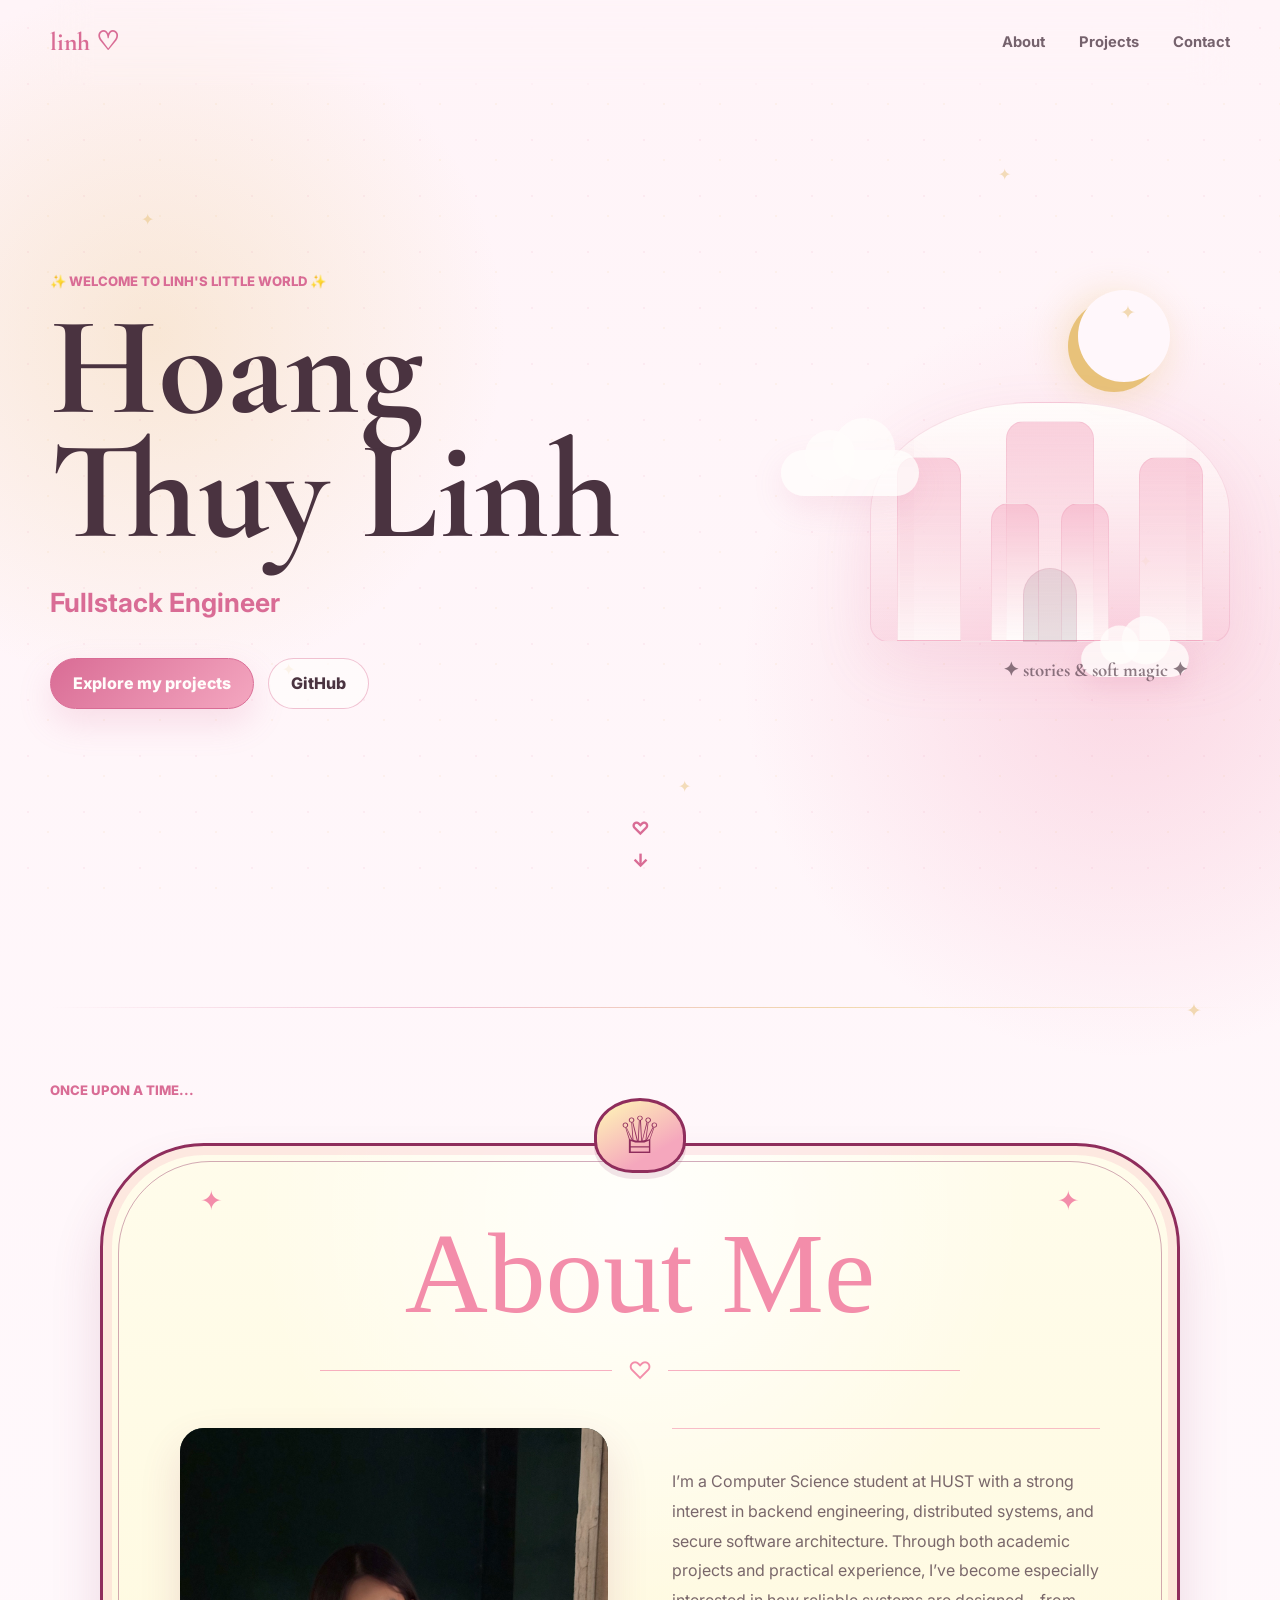
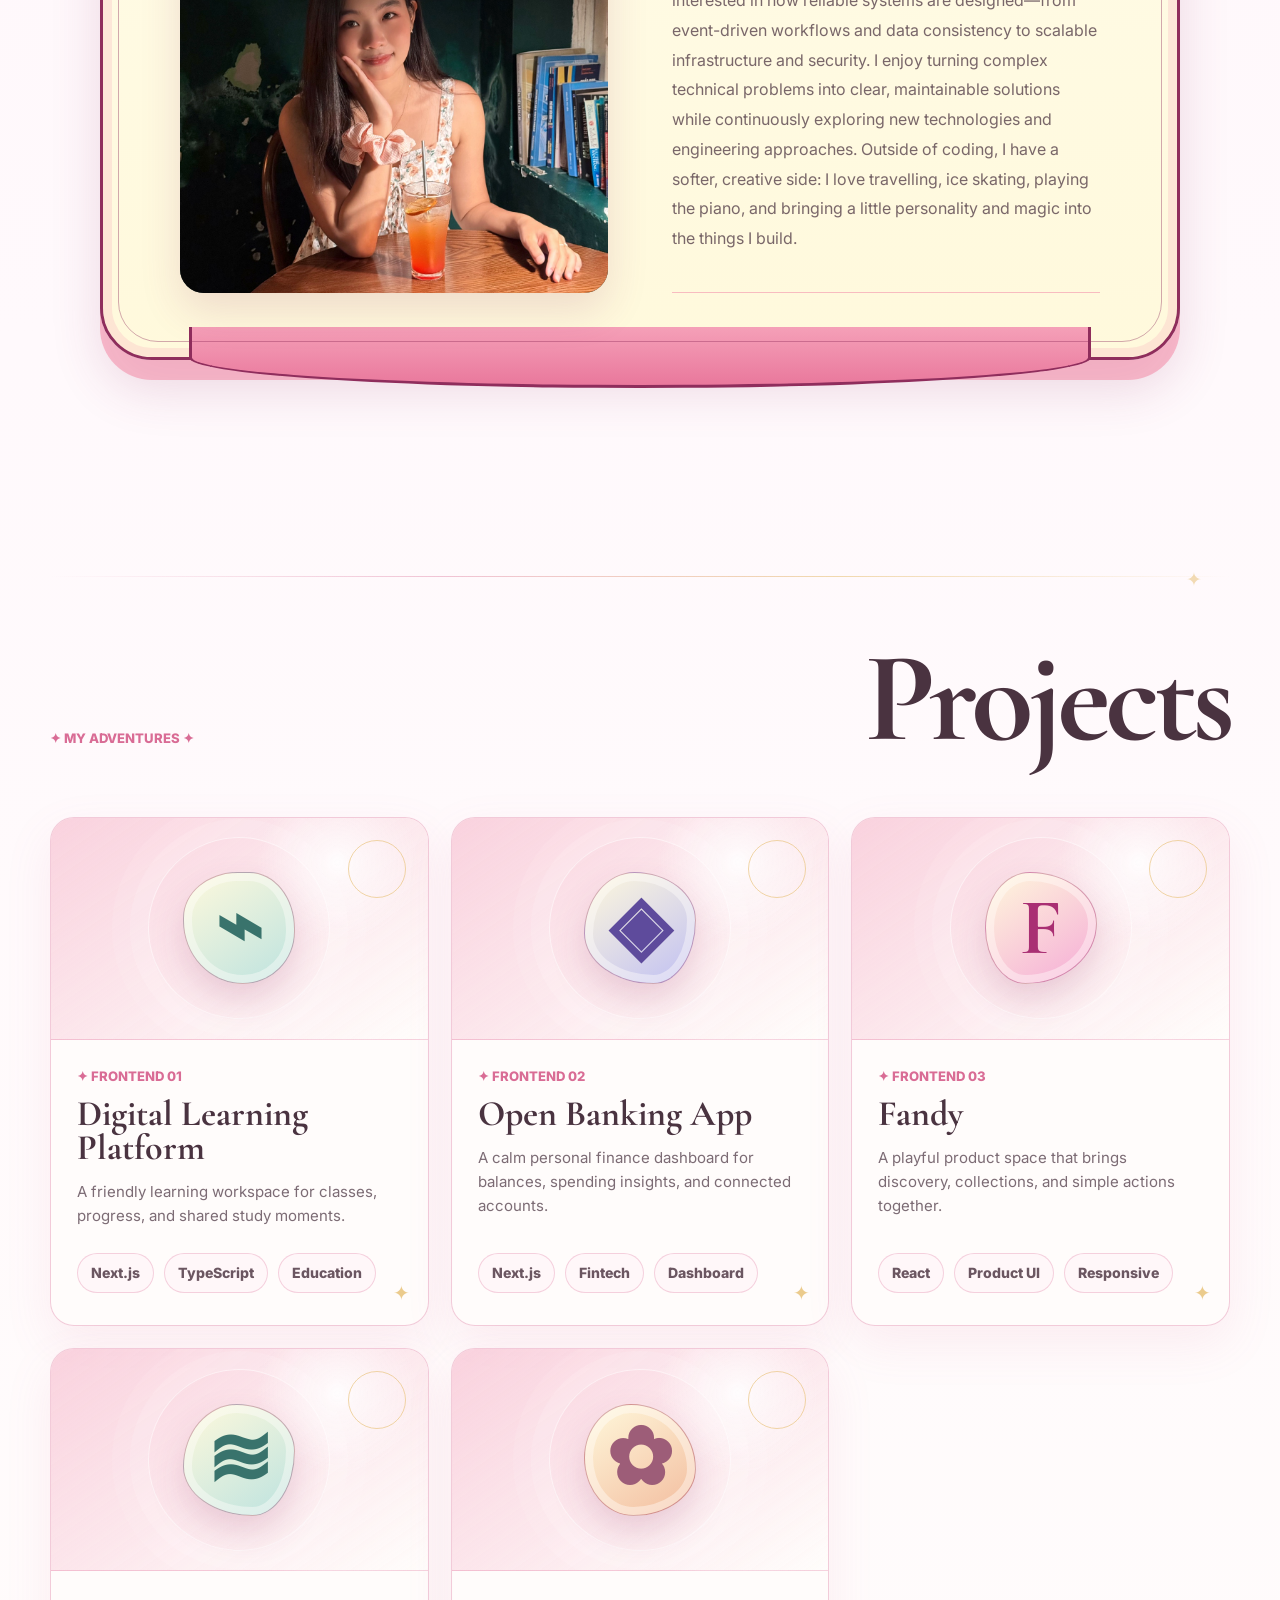
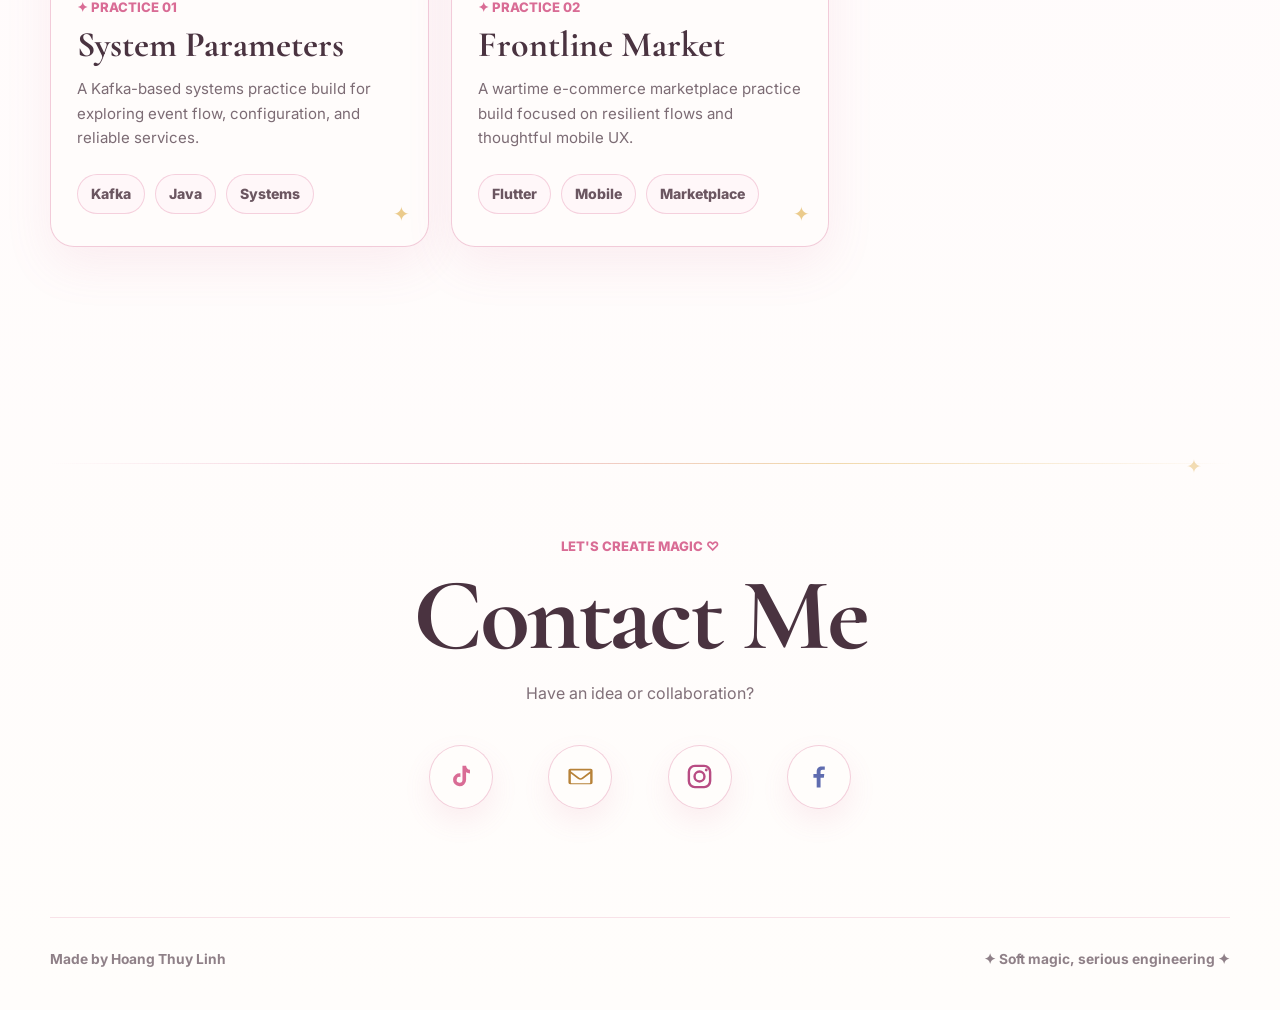
<file: index.html>
<!DOCTYPE html>
<html lang="en">
<head>
    <meta charset="UTF-8">
    <meta name="viewport" content="width=device-width, initial-scale=1.0">
    <title>Hoang Thuy Linh | Portfolio</title>
    <link rel="preconnect" href="https://fonts.googleapis.com">
    <link rel="preconnect" href="https://fonts.gstatic.com" crossorigin>
    <link href="https://fonts.googleapis.com/css2?family=Cormorant+Garamond:wght@500;600;700&family=Inter:wght@400;500;600;700&display=swap" rel="stylesheet">
    <link rel="stylesheet" href="style.css">
</head>

<body>
    <div class="magic-dust" aria-hidden="true">
        <span></span>
        <span></span>
        <span></span>
        <span></span>
        <span></span>
    </div>

    <nav>
        <a class="logo" href="#home">linh ♡</a>

        <div class="nav-links" aria-label="Primary navigation">
            <a href="#about">About</a>
            <a href="#projects">Projects</a>
            <a href="#contact">Contact</a>
        </div>
    </nav>

    <main>
        <section id="home" class="hero reveal-section">
            <div class="hero-content">
                <p class="eyebrow">✨ Welcome to Linh's little world ✨</p>

                <h1>Hoang Thuy Linh</h1>

                <p class="role">Fullstack Engineer</p>

                <div class="buttons">
                    <a href="#projects" class="primary-btn">Explore my projects</a>
                    <a href="https://github.com/linhmeme123" target="_blank" rel="noreferrer" class="secondary-btn">GitHub</a>
                </div>
            </div>

            <div class="hero-visual" aria-hidden="true">
                <div class="moon"></div>
                <div class="castle">
                    <span></span>
                    <span></span>
                    <span></span>
                    <span></span>
                </div>
                <div class="cloud cloud-one"></div>
                <div class="cloud cloud-two"></div>
                <p class="floating-note">✦ stories & soft magic ✦</p>
            </div>

            <a href="#about" class="scroll-cue" aria-label="Scroll to about">
                <span>♡</span>
                <span>↓</span>
            </a>
        </section>

        <section id="about" class="chapter about-section reveal-section">
            <p class="chapter-kicker">Once Upon a Time...</p>
            <div class="about-template">
                <div class="template-crest" aria-hidden="true">♕</div>
                <span class="template-spark template-spark-left" aria-hidden="true">✦</span>
                <span class="template-spark template-spark-right" aria-hidden="true">✦</span>
                <h2>About Me</h2>
                <div class="template-divider" aria-hidden="true"><span>♡</span></div>

                <div class="about-body">
                    <div class="about-media">
                        <img src="assets/images/profile-portrait.jpg" alt="Hoang Thuy Linh smiling at a cafe" loading="lazy">
                    </div>

                    <div class="about-copy">
                        <p>
                            I’m a Computer Science student at HUST with a strong interest in backend
                            engineering, distributed systems, and secure software architecture.
                            Through both academic projects and practical experience, I’ve become
                            especially interested in how reliable systems are designed—from
                            event-driven workflows and data consistency to scalable infrastructure
                            and security. I enjoy turning complex technical problems into clear,
                            maintainable solutions while continuously exploring new technologies and
                            engineering approaches. Outside of coding, I have a softer, creative side:
                            I love travelling, ice skating, playing the piano, and bringing a little
                            personality and magic into the things I build.
                        </p>
                    </div>
                </div>
            </div>
        </section>

        <section id="projects" class="chapter projects-section reveal-section">
            <div class="projects-heading">
                <p class="chapter-kicker">✦ My Adventures ✦</p>
                <h2>Projects</h2>
            </div>

            <div class="project-group">
                <div class="portfolio-project-grid">
                    <article class="portfolio-project-card">
                        <a class="project-icon-button project-icon-link" href="" target="_blank" rel="noopener noreferrer" aria-label="Open the Lớp học số project">
                            <span class="project-icon project-icon-school" aria-hidden="true">⌁</span>
                        </a>
                        <div class="portfolio-project-copy">
                            <p class="project-number">✦ Frontend 01</p>
                            <h3>Digital Learning Platform</h3>
                            <p>A friendly learning workspace for classes, progress, and shared study moments.</p>
                            <div class="tags" aria-label="Technologies">
                                <span>Next.js</span>
                                <span>TypeScript</span>
                                <span>Education</span>
                            </div>
                        </div>
                    </article>

                    <article class="portfolio-project-card">
                        <a class="project-icon-button project-icon-link" href="" target="_blank" rel="noopener noreferrer" aria-label="Open the Open Banking App project">
                            <span class="project-icon project-icon-bank" aria-hidden="true">◈</span>
                        </a>
                        <div class="portfolio-project-copy">
                            <p class="project-number">✦ Frontend 02</p>
                            <h3>Open Banking App</h3>
                            <p>A calm personal finance dashboard for balances, spending insights, and connected accounts.</p>
                            <div class="tags" aria-label="Technologies">
                                <span>Next.js</span>
                                <span>Fintech</span>
                                <span>Dashboard</span>
                            </div>
                        </div>
                    </article>

                    <article class="portfolio-project-card">
                        <button class="project-icon-button" type="button" data-project-bubble="fandy" aria-haspopup="dialog" aria-label="Open the Fandy project notes">
                            <span class="project-icon project-icon-fandy" aria-hidden="true">F</span>
                        </button>
                        <div class="portfolio-project-copy">
                            <p class="project-number">✦ Frontend 03</p>
                            <h3>Fandy</h3>
                            <p>A playful product space that brings discovery, collections, and simple actions together.</p>
                            <div class="tags" aria-label="Technologies">
                                <span>React</span>
                                <span>Product UI</span>
                                <span>Responsive</span>
                            </div>
                        </div>
                    </article>

                    <article class="portfolio-project-card">
                        <button class="project-icon-button" type="button" data-project-bubble="system-parameters" aria-haspopup="dialog" aria-label="Open the System Parameters project notes">
                            <span class="project-icon project-icon-system" aria-hidden="true">≋</span>
                        </button>
                        <div class="portfolio-project-copy">
                            <p class="project-number">✦ Practice 01</p>
                            <h3>System Parameters</h3>
                            <p>A Kafka-based systems practice build for exploring event flow, configuration, and reliable services.</p>
                            <div class="tags" aria-label="Technologies">
                                <span>Kafka</span>
                                <span>Java</span>
                                <span>Systems</span>
                            </div>
                        </div>
                    </article>

                    <article class="portfolio-project-card">
                        <button class="project-icon-button" type="button" data-project-bubble="frontline-market" aria-haspopup="dialog" aria-label="Open the Frontline Market project notes">
                            <span class="project-icon project-icon-market" aria-hidden="true">✿</span>
                        </button>
                        <div class="portfolio-project-copy">
                            <p class="project-number">✦ Practice 02</p>
                            <h3>Frontline Market</h3>
                            <p>A wartime e-commerce marketplace practice build focused on resilient flows and thoughtful mobile UX.</p>
                            <div class="tags" aria-label="Technologies">
                                <span>Flutter</span>
                                <span>Mobile</span>
                                <span>Marketplace</span>
                            </div>
                        </div>
                    </article>
                </div>
            </div>
        </section>

        <section id="contact" class="chapter contact-section reveal-section">
            <p class="chapter-kicker">Let's Create Magic ♡</p>
            <h2 class="contact-title">Contact Me</h2>
            <p class="contact-copy">Have an idea or collaboration?</p>

            <div class="contact-social-links" aria-label="Social media and contact links">
                <a class="contact-social-link contact-social-link-tiktok" href="https://www.tiktok.com/@linhmeme166" aria-label="TikTok" title="TikTok">
                    <svg viewBox="0 0 24 24" aria-hidden="true" focusable="false">
                        <path d="M15.8 3c.2 1.8 1.2 3.1 3.2 3.5v3a8 8 0 0 1-3.2-1v6.1a5.4 5.4 0 1 1-4.7-5.3v3.1a2.4 2.4 0 1 0 1.7 2.2V3h3Z" fill="currentColor"/>
                    </svg>
                </a>
                <a class="contact-social-link contact-social-link-email" href="mailto:linh166105thcs@gmail.com" aria-label="Email" title="Email">
                    <svg viewBox="0 0 24 24" aria-hidden="true" focusable="false">
                        <path d="M3.5 5.5h17A1.5 1.5 0 0 1 22 7v10a1.5 1.5 0 0 1-1.5 1.5h-17A1.5 1.5 0 0 1 2 17V7a1.5 1.5 0 0 1 1.5-1.5Zm.4 2.2 7.1 5.3a1.7 1.7 0 0 0 2 0l7.1-5.3V7h-16v.7Zm16.2 1.8-5.8 4.3a3.8 3.8 0 0 1-4.6 0L4 9.5V17c0 .3.2.5.5.5h15c.3 0 .5-.2.5-.5V9.5Z" fill="currentColor"/>
                    </svg>
                </a>
                <a class="contact-social-link contact-social-link-instagram" href="https://www.instagram.com/_linhmeme_/" aria-label="Instagram" title="Instagram">
                    <svg viewBox="0 0 24 24" aria-hidden="true" focusable="false">
                        <rect x="3.2" y="3.2" width="17.6" height="17.6" rx="5" fill="none" stroke="currentColor" stroke-width="2"/>
                        <circle cx="12" cy="12" r="4.1" fill="none" stroke="currentColor" stroke-width="2"/>
                        <circle cx="17.6" cy="6.6" r="1.2" fill="currentColor"/>
                    </svg>
                </a>
                <a class="contact-social-link contact-social-link-facebook" href="https://www.facebook.com/thuy.linh.hoang.242194/" aria-label="Facebook" title="Facebook">
                    <svg viewBox="0 0 24 24" aria-hidden="true" focusable="false">
                        <path d="M13.7 21v-8h2.7l.4-3h-3.1V8.1c0-.9.3-1.6 1.7-1.6h1.8V3.8c-.3 0-1.3-.1-2.5-.1-2.5 0-4.2 1.5-4.2 4.3V10H7.8v3h2.7v8h3.2Z" fill="currentColor"/>
                    </svg>
                </a>
            </div>
        </section>
    </main>

    <div class="project-bubble" id="project-detail-bubble" hidden aria-hidden="true">
        <div class="project-bubble-backdrop" data-project-close></div>
        <section class="project-bubble-dialog" role="dialog" aria-modal="true" aria-labelledby="project-bubble-title" aria-describedby="project-bubble-description">
            <header class="project-bubble-header">
                <div>
                    <p class="project-bubble-kicker">Project workspace</p>
                    <h2 id="project-bubble-title">Project notes</h2>
                    <p id="project-bubble-description">Add your project notes here.</p>
                </div>
                <button class="project-bubble-close" type="button" data-project-close aria-label="Close project notes">×</button>
            </header>

            <div class="project-bubble-layout">
                <div class="project-bubble-tabs" role="tablist" aria-label="Project note sections">
                    <button class="project-bubble-tab is-active" type="button" role="tab" aria-selected="true" aria-controls="project-overview-panel" id="project-overview-tab" data-project-tab="overview">
                        Overview
                    </button>
                    <button class="project-bubble-tab" type="button" role="tab" aria-selected="false" aria-controls="project-detail-panel" id="project-detail-tab" data-project-tab="detail" tabindex="-1">
                        Detail
                    </button>
                </div>

                <div class="project-bubble-panels">
                    <section class="project-bubble-panel is-active" id="project-overview-panel" role="tabpanel" aria-labelledby="project-overview-tab" data-project-panel="overview">
                        <div class="project-note-block">
                            <p class="project-note-label">Tech stack</p>
                            <h3>Technologies & tools</h3>
                            <p class="project-placeholder" data-project-slot="techstack">Add the technologies used in this project here.</p>
                        </div>
                        <div class="project-note-block">
                            <p class="project-note-label">Outcomes</p>
                            <h3>Achievements</h3>
                            <p class="project-placeholder" data-project-slot="outcomes">Add the key results and achievements here.</p>
                        </div>
                    </section>

                    <section class="project-bubble-panel" id="project-detail-panel" role="tabpanel" aria-labelledby="project-detail-tab" data-project-panel="detail" hidden>
                        <div class="project-note-block project-note-block-detail">
                            <p class="project-note-label">README space</p>
                            <h3>Project detail</h3>
                            <p class="project-placeholder" data-project-slot="detail">Add the README-style project description, architecture notes, and usage details here.</p>
                        </div>
                    </section>
                </div>
            </div>
        </section>
    </div>

    <footer>
        <p>Made by Hoang Thuy Linh</p>
        <p>✦ Soft magic, serious engineering ✦</p>
    </footer>

    <script src="script.js?v=projects"></script>
</body>
</html>
</file>
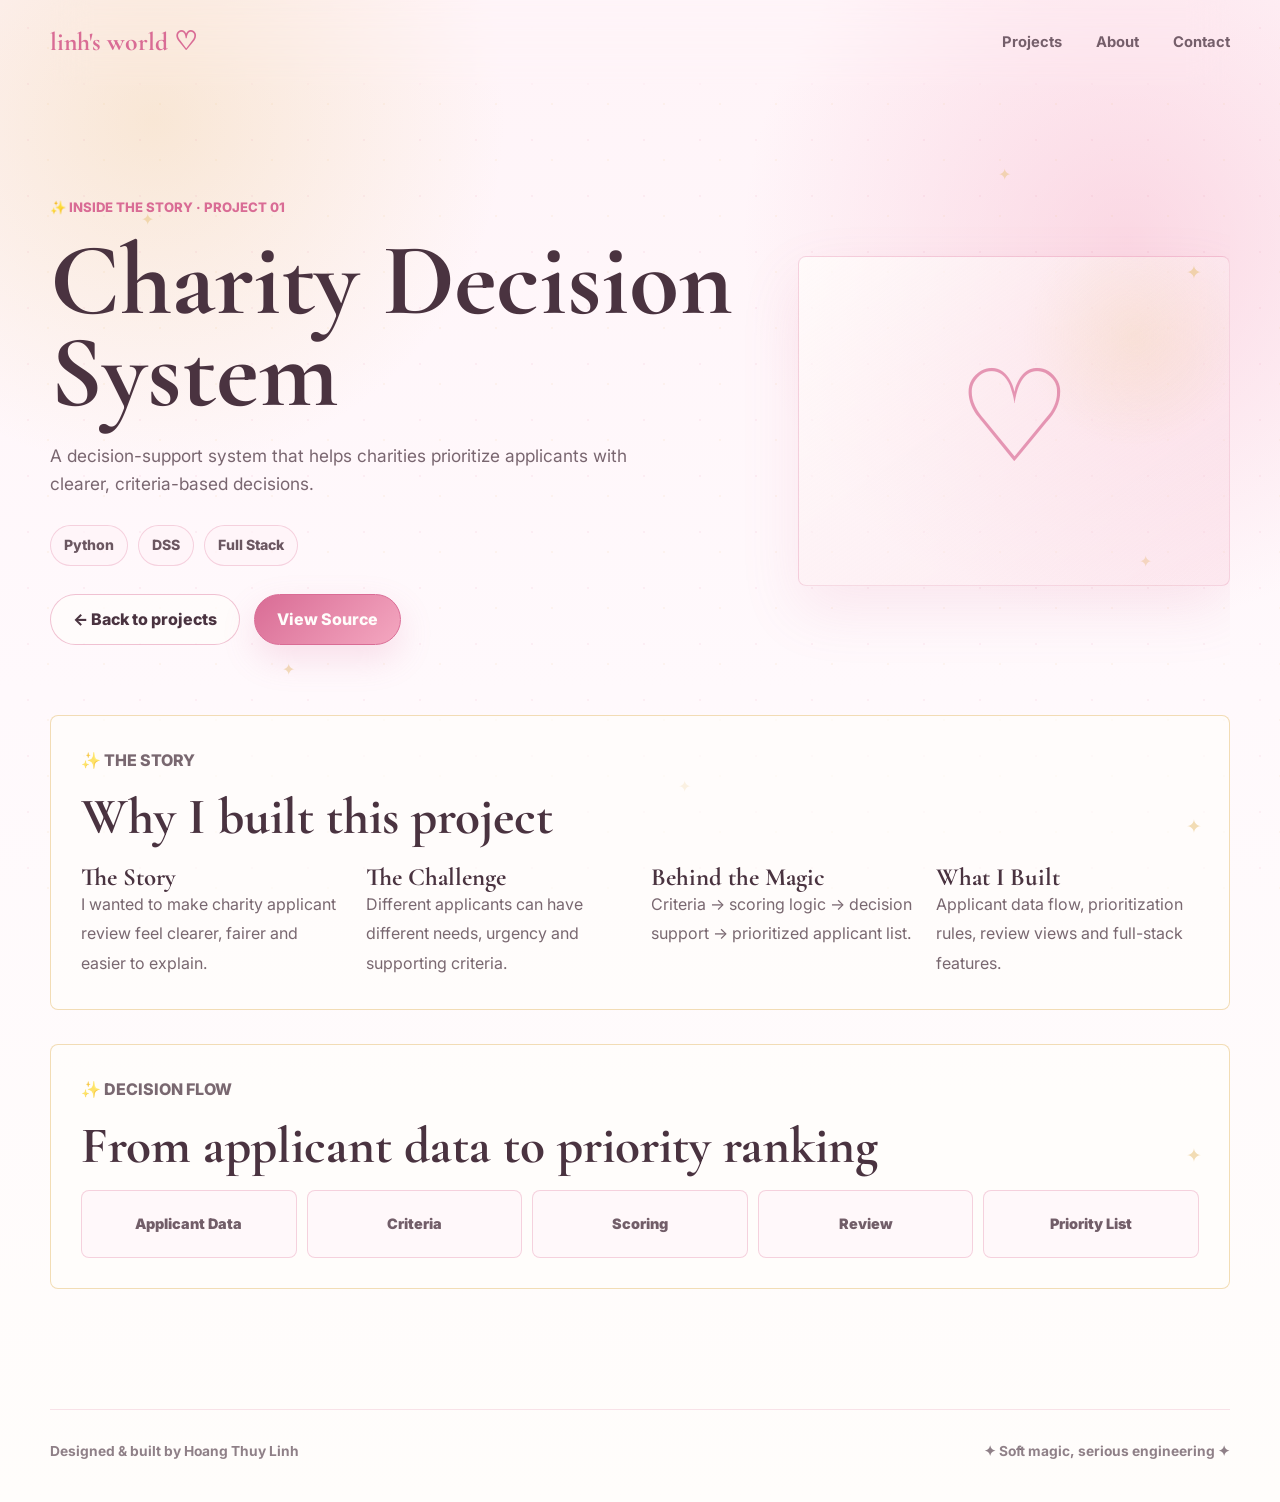
<file: projects/charity-decision-system.html>
<!DOCTYPE html>
<html lang="en">
<head>
    <meta charset="UTF-8">
    <meta name="viewport" content="width=device-width, initial-scale=1.0">
    <title>Charity Decision System | Hoang Thuy Linh</title>
    <link rel="preconnect" href="https://fonts.googleapis.com">
    <link rel="preconnect" href="https://fonts.gstatic.com" crossorigin>
    <link href="https://fonts.googleapis.com/css2?family=Cormorant+Garamond:wght@500;600;700&family=Inter:wght@400;500;600;700&display=swap" rel="stylesheet">
    <link rel="stylesheet" href="../style.css">
</head>

<body>
    <div class="magic-dust" aria-hidden="true">
        <span></span>
        <span></span>
        <span></span>
        <span></span>
        <span></span>
    </div>

    <nav>
        <a class="logo" href="../index.html#home">linh's world ♡</a>

        <div class="nav-links" aria-label="Project navigation">
            <a href="../index.html#projects">Projects</a>
            <a href="../index.html#about">About</a>
            <a href="../index.html#contact">Contact</a>
        </div>
    </nav>

    <main class="project-page">
        <section class="project-hero reveal-section">
            <div>
                <p class="eyebrow">✨ Inside the Story · Project 01</p>
                <h1>Charity Decision System</h1>
                <p>
                    A decision-support system that helps charities prioritize applicants
                    with clearer, criteria-based decisions.
                </p>
                <div class="tags" aria-label="Technologies">
                    <span>Python</span>
                    <span>DSS</span>
                    <span>Full Stack</span>
                </div>
                <div class="story-actions">
                    <a href="../index.html#projects" class="secondary-btn">← Back to projects</a>
                    <a href="#" class="primary-btn">View Source</a>
                </div>
            </div>

            <div class="project-orb" aria-hidden="true">
                <span>♡</span>
            </div>
        </section>

        <section class="story-section reveal-section">
            <div class="project-detail">
                <p class="detail-label">✨ The Story</p>
                <h3 class="story-title">Why I built this project</h3>
                <div class="detail-grid">
                    <div>
                        <h4>The Story</h4>
                        <p>I wanted to make charity applicant review feel clearer, fairer and easier to explain.</p>
                    </div>
                    <div>
                        <h4>The Challenge</h4>
                        <p>Different applicants can have different needs, urgency and supporting criteria.</p>
                    </div>
                    <div>
                        <h4>Behind the Magic</h4>
                        <p>Criteria → scoring logic → decision support → prioritized applicant list.</p>
                    </div>
                    <div>
                        <h4>What I Built</h4>
                        <p>Applicant data flow, prioritization rules, review views and full-stack features.</p>
                    </div>
                </div>
            </div>
        </section>

        <section class="story-section reveal-section">
            <div class="project-detail">
                <p class="detail-label">✨ Decision Flow</p>
                <h3 class="story-title">From applicant data to priority ranking</h3>
                <div class="architecture-flow" aria-label="Project architecture flow">
                    <span>Applicant Data</span>
                    <span>Criteria</span>
                    <span>Scoring</span>
                    <span>Review</span>
                    <span>Priority List</span>
                </div>
            </div>
        </section>
    </main>

    <footer>
        <p>Designed & built by Hoang Thuy Linh</p>
        <p>✦ Soft magic, serious engineering ✦</p>
    </footer>

    <script src="../script.js"></script>
</body>
</html>
</file>
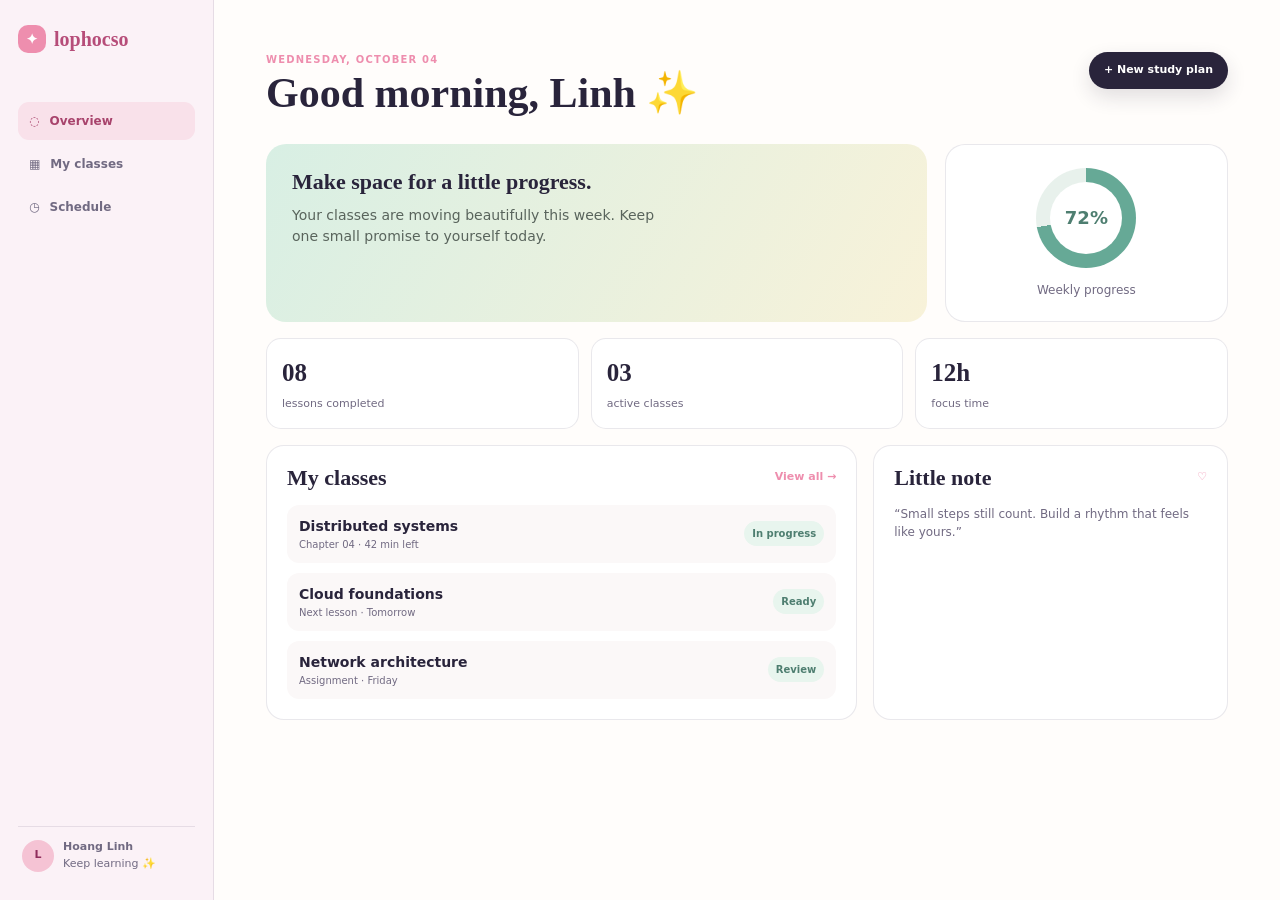
<file: projects/demos.html>
<!doctype html>
<html lang="en">
<head>
    <meta charset="UTF-8">
    <meta name="viewport" content="width=device-width, initial-scale=1.0">
    <title>Project preview</title>
    <style>
        :root {
            --ink: #29243b;
            --muted: #716a82;
            --paper: #fffdfb;
            --line: rgba(43, 34, 67, 0.1);
            --pink: #ee8eae;
            --violet: #7664d9;
            --mint: #cfe9dc;
            --yellow: #f7d98a;
        }

        * { box-sizing: border-box; margin: 0; padding: 0; }
        button { font: inherit; }
        body { min-width: 320px; min-height: 100vh; background: #f8f4f5; color: var(--ink); font: 14px/1.5 Inter, ui-sans-serif, system-ui, -apple-system, sans-serif; }
        button { border: 0; cursor: pointer; }
        .demo-app { display: flex; min-height: 100vh; overflow: hidden; background: var(--paper); }
        .demo-sidebar { display: flex; width: 214px; flex: 0 0 214px; flex-direction: column; padding: 24px 18px; background: #fbf2f7; border-right: 1px solid var(--line); }
        .demo-brand { display: flex; align-items: center; gap: 8px; color: #b64d79; font-family: Georgia, serif; font-size: 20px; font-weight: 700; }
        .demo-brand span { display: grid; width: 28px; height: 28px; place-items: center; border-radius: 10px; background: var(--pink); color: white; font-size: 14px; }
        .demo-nav { display: grid; gap: 5px; margin-top: 48px; }
        .demo-nav button { display: flex; align-items: center; gap: 10px; padding: 10px 11px; border-radius: 11px; background: transparent; color: var(--muted); text-align: left; font-size: 12px; font-weight: 700; }
        .demo-nav button:hover, .demo-nav button.is-active { background: rgba(238, 142, 174, 0.18); color: #a8436c; }
        .demo-profile { display: flex; align-items: center; gap: 9px; margin-top: auto; padding: 12px 4px 4px; border-top: 1px solid var(--line); color: var(--muted); font-size: 11px; }
        .demo-avatar { display: grid; width: 32px; height: 32px; place-items: center; border-radius: 50%; background: #f5c3d4; color: #8f2d5c; font-weight: 800; }
        .demo-main { width: 100%; min-width: 0; padding: clamp(24px, 5vw, 52px); overflow: auto; }
        .demo-main-header { display: flex; align-items: flex-start; justify-content: space-between; gap: 20px; }
        .demo-eyebrow { color: var(--pink); font-size: 10px; font-weight: 800; letter-spacing: .12em; text-transform: uppercase; }
        h1, h2, h3, p { margin: 0; }
        h1 { margin-top: 5px; font-family: Georgia, serif; font-size: clamp(27px, 4vw, 42px); line-height: 1; }
        h2 { font-family: Georgia, serif; font-size: 22px; line-height: 1.05; }
        h3 { font-size: 13px; }
        .demo-action { border-radius: 999px; padding: 10px 15px; background: var(--ink); color: white; font-size: 11px; font-weight: 800; box-shadow: 0 8px 20px rgba(41, 36, 59, .14); }
        .demo-action:hover { transform: translateY(-1px); }
        .demo-hero { display: grid; grid-template-columns: minmax(0, 1.4fr) minmax(170px, .6fr); gap: 18px; margin-top: 30px; }
        .demo-banner { min-height: 178px; padding: 26px; border-radius: 20px; background: linear-gradient(120deg, #d8efe4, #f8f2d9); }
        .demo-banner p { max-width: 380px; margin-top: 12px; color: #59645c; }
        .demo-progress-card { display: grid; min-height: 178px; place-items: center; padding: 16px; border: 1px solid var(--line); border-radius: 20px; background: white; }
        .progress-ring { display: grid; width: 100px; height: 100px; place-items: center; border-radius: 50%; background: conic-gradient(#66a996 0 72%, #e8f1ec 72%); }
        .progress-ring::after { display: grid; width: 72px; height: 72px; place-items: center; border-radius: 50%; background: white; color: #4e7e70; content: "72%"; font-size: 18px; font-weight: 900; }
        .demo-stats { display: grid; grid-template-columns: repeat(3, minmax(0, 1fr)); gap: 12px; margin-top: 16px; }
        .demo-stat { padding: 15px; border: 1px solid var(--line); border-radius: 15px; background: white; }
        .demo-stat strong { display: block; font-family: Georgia, serif; font-size: 25px; }
        .demo-stat span { color: var(--muted); font-size: 11px; }
        .demo-content-grid { display: grid; grid-template-columns: minmax(0, 1.25fr) minmax(210px, .75fr); gap: 16px; margin-top: 16px; }
        .demo-panel { padding: 20px; border: 1px solid var(--line); border-radius: 18px; background: white; }
        .demo-panel-heading { display: flex; align-items: center; justify-content: space-between; gap: 12px; margin-bottom: 16px; }
        .demo-panel-heading span { color: var(--pink); font-size: 11px; font-weight: 800; }
        .demo-list { display: grid; gap: 10px; }
        .demo-list-row { display: flex; align-items: center; justify-content: space-between; gap: 10px; padding: 11px 12px; border-radius: 12px; background: #fbf8f8; }
        .demo-list-row small { display: block; color: var(--muted); font-size: 10px; }
        .demo-pill { padding: 5px 8px; border-radius: 999px; background: #e8f5ee; color: #4e7e70; font-size: 10px; font-weight: 800; }
        .demo-note { color: var(--muted); font-size: 12px; }

        .banking-app { background: #f5f6fb; }
        .banking-app .demo-sidebar { background: #20233b; border-right: 0; color: white; }
        .banking-app .demo-brand { color: #fff; }
        .banking-app .demo-brand span { background: #8e80e7; }
        .banking-app .demo-nav button { color: #a9a8bf; }
        .banking-app .demo-nav button:hover, .banking-app .demo-nav button.is-active { background: rgba(142, 128, 231, .2); color: white; }
        .banking-app .demo-profile { border-color: rgba(255,255,255,.12); }
        .banking-app .demo-main { background: #f5f6fb; }
        .banking-app .demo-eyebrow { color: var(--violet); }
        .banking-app .demo-action { background: var(--violet); }
        .banking-app .demo-banner { background: linear-gradient(120deg, #302c58, #514a92); color: white; }
        .banking-app .demo-banner p { color: #dcd9ff; }
        .balance-card { display: flex; align-items: flex-end; justify-content: space-between; min-height: 178px; padding: 26px; border-radius: 20px; background: linear-gradient(120deg, #302c58, #514a92); color: white; }
        .balance-card small { color: #dcd9ff; }
        .balance-card strong { display: block; margin-top: 8px; font-size: clamp(27px, 4vw, 42px); letter-spacing: -.04em; }
        .balance-card .balance-mark { display: grid; width: 64px; height: 64px; place-items: center; border: 1px solid rgba(255,255,255,.35); border-radius: 20px; color: #f4d882; font-size: 28px; }
        .banking-app .demo-stat strong { color: #403973; }
        .banking-app .demo-panel { background: white; }
        .transaction-icon { display: grid; width: 28px; height: 28px; place-items: center; border-radius: 10px; background: #eeecff; color: #6f60d1; font-size: 12px; font-weight: 900; }
        .transaction-row { display: flex; align-items: center; gap: 10px; }
        .transaction-row strong { font-size: 12px; }

        .fandy-app { background: #fff8ef; }
        .fandy-app .demo-sidebar { background: #fff4e4; border-color: rgba(171, 105, 44, .12); }
        .fandy-app .demo-brand { color: #b96839; }
        .fandy-app .demo-brand span { background: #efae66; }
        .fandy-app .demo-nav button:hover, .fandy-app .demo-nav button.is-active { background: rgba(239,174,102,.2); color: #a45a2f; }
        .fandy-app .demo-eyebrow { color: #d67e45; }
        .fandy-app .demo-action { background: #c96c3a; }
        .fandy-hero { display: grid; grid-template-columns: minmax(0, 1fr) 190px; gap: 16px; margin-top: 30px; }
        .fandy-banner { min-height: 178px; padding: 26px; border-radius: 20px; background: #f6cc80; }
        .fandy-banner p { max-width: 400px; margin-top: 12px; color: #725033; }
        .fandy-art { display: grid; min-height: 178px; place-items: center; border-radius: 20px; background: #f2a9a1; color: #913e59; font-family: Georgia, serif; font-size: 72px; }
        .fandy-app .demo-panel { background: rgba(255,255,255,.76); border-color: rgba(171, 105, 44, .14); }
        .product-grid { display: grid; grid-template-columns: repeat(3, minmax(0, 1fr)); gap: 11px; }
        .product { padding: 10px; border-radius: 14px; background: #fff7ed; }
        .product-art { display: grid; min-height: 88px; place-items: center; border-radius: 11px; background: #f4d6c0; color: #9a5b4e; font-size: 26px; }
        .product:nth-child(2) .product-art { background: #d4e5cf; color: #577752; }
        .product:nth-child(3) .product-art { background: #d5d7ed; color: #645e9b; }
        .product strong { display: block; margin-top: 8px; font-size: 11px; }
        .product small { color: var(--muted); font-size: 10px; }
        .cart-button { display: inline-flex; align-items: center; gap: 7px; color: #c96c3a; font-size: 11px; font-weight: 900; }
        .cart-count { display: grid; width: 18px; height: 18px; place-items: center; border-radius: 50%; background: #c96c3a; color: white; font-size: 10px; }
        .demo-toast { position: fixed; right: 16px; bottom: 16px; z-index: 3; max-width: 260px; padding: 12px 14px; border-radius: 12px; background: #29243b; color: white; box-shadow: 0 14px 30px rgba(41,36,59,.22); font-size: 12px; animation: toast-in 220ms ease both; }
        @keyframes toast-in { from { opacity: 0; transform: translateY(8px); } to { opacity: 1; transform: translateY(0); } }
        @media (max-width: 720px) {
            .demo-app { display: block; }
            .demo-sidebar { width: 100%; height: auto; padding: 15px 18px; border-right: 0; border-bottom: 1px solid var(--line); }
            .demo-nav { display: flex; flex-wrap: wrap; gap: 4px; margin-top: 15px; }
            .demo-nav button { padding: 8px 9px; }
            .demo-profile { display: none; }
            .demo-main { padding: 23px 16px 30px; }
            .demo-main-header { display: block; }
            .demo-main-header .demo-action { margin-top: 16px; }
            .demo-hero, .fandy-hero, .demo-content-grid { grid-template-columns: 1fr; }
            .demo-stats { grid-template-columns: 1fr; }
            .demo-stat { display: flex; align-items: center; justify-content: space-between; }
            .demo-stat strong { font-size: 22px; }
            .product-grid { grid-template-columns: 1fr 1fr; }
        }
        @media (prefers-reduced-motion: reduce) { *, *::before, *::after { animation-duration: 1ms !important; transition-duration: 1ms !important; } }
    </style>
</head>
<body>
    <div id="app" aria-live="polite"></div>
    <script>
        const app = new URLSearchParams(window.location.search).get("app") || "lophocso";
        const appRoot = document.querySelector("#app");

        const templates = {
            lophocso: {
                title: "Lớp học số",
                className: "",
                markup: `
                    <aside class="demo-sidebar">
                        <div class="demo-brand"><span>✦</span> lophocso</div>
                        <nav class="demo-nav" aria-label="Lớp học số navigation">
                            <button class="is-active" data-nav="Overview">◌ <span>Overview</span></button>
                            <button data-nav="My classes">▦ <span>My classes</span></button>
                            <button data-nav="Schedule">◷ <span>Schedule</span></button>
                        </nav>
                        <div class="demo-profile"><span class="demo-avatar">L</span><span><strong>Hoang Linh</strong><br>Keep learning ✨</span></div>
                    </aside>
                    <main class="demo-main">
                        <header class="demo-main-header"><div><p class="demo-eyebrow">Wednesday, October 04</p><h1>Good morning, Linh ✨</h1></div><button class="demo-action" data-action="new plan">+ New study plan</button></header>
                        <section class="demo-hero"><div class="demo-banner"><h2>Make space for a little progress.</h2><p>Your classes are moving beautifully this week. Keep one small promise to yourself today.</p></div><div class="demo-progress-card"><div class="progress-ring" aria-label="72 percent weekly progress"></div><p class="demo-note">Weekly progress</p></div></section>
                        <section class="demo-stats"><div class="demo-stat"><strong>08</strong><span>lessons completed</span></div><div class="demo-stat"><strong>03</strong><span>active classes</span></div><div class="demo-stat"><strong>12h</strong><span>focus time</span></div></section>
                        <section class="demo-content-grid"><div class="demo-panel"><div class="demo-panel-heading"><h2>My classes</h2><span>View all →</span></div><div class="demo-list"><div class="demo-list-row"><div><strong>Distributed systems</strong><small>Chapter 04 · 42 min left</small></div><span class="demo-pill">In progress</span></div><div class="demo-list-row"><div><strong>Cloud foundations</strong><small>Next lesson · Tomorrow</small></div><span class="demo-pill">Ready</span></div><div class="demo-list-row"><div><strong>Network architecture</strong><small>Assignment · Friday</small></div><span class="demo-pill">Review</span></div></div></div><div class="demo-panel"><div class="demo-panel-heading"><h2>Little note</h2><span>♡</span></div><p class="demo-note">“Small steps still count. Build a rhythm that feels like yours.”</p></div></section>
                    </main>`
            },
            "open-banking": {
                title: "Open Banking App",
                className: "banking-app",
                markup: `
                    <aside class="demo-sidebar">
                        <div class="demo-brand"><span>◈</span> openbank</div>
                        <nav class="demo-nav" aria-label="Open Banking navigation">
                            <button class="is-active" data-nav="Overview">◌ <span>Overview</span></button>
                            <button data-nav="Accounts">▣ <span>Accounts</span></button>
                            <button data-nav="Insights">⌁ <span>Insights</span></button>
                        </nav>
                        <div class="demo-profile"><span class="demo-avatar">L</span><span><strong>Personal space</strong><br>All accounts secure</span></div>
                    </aside>
                    <main class="demo-main">
                        <header class="demo-main-header"><div><p class="demo-eyebrow">Your money, one clear view</p><h1>Welcome back, Linh.</h1></div><button class="demo-action" data-action="connect an account">Connect account</button></header>
                        <section class="demo-hero"><div class="balance-card"><div><small>Total balance</small><strong>€12,840.20</strong><small>+4.8% from last month</small></div><div class="balance-mark">↗</div></div><div class="demo-progress-card"><div class="progress-ring" aria-label="72 percent budget used"></div><p class="demo-note">Monthly budget</p></div></section>
                        <section class="demo-stats"><div class="demo-stat"><strong>€2,430</strong><span>available to spend</span></div><div class="demo-stat"><strong>18</strong><span>transactions this month</span></div><div class="demo-stat"><strong>4.8%</strong><span>saved this month</span></div></section>
                        <section class="demo-content-grid"><div class="demo-panel"><div class="demo-panel-heading"><h2>Recent activity</h2><span>See all →</span></div><div class="demo-list"><div class="demo-list-row"><div class="transaction-row"><span class="transaction-icon">☕</span><div><strong>Morning Brew</strong><small>Today · Starling Bank</small></div></div><strong>− €4.80</strong></div><div class="demo-list-row"><div class="transaction-row"><span class="transaction-icon">↗</span><div><strong>Salary payment</strong><small>Yesterday · Open Bank</small></div></div><strong>+ €2,100</strong></div><div class="demo-list-row"><div class="transaction-row"><span class="transaction-icon">⌂</span><div><strong>Home utilities</strong><small>Mon · Wise</small></div></div><strong>− €82.40</strong></div></div></div><div class="demo-panel"><div class="demo-panel-heading"><h2>Spending mood</h2><span>June</span></div><p class="demo-note">You are spending 18% less on eating out this month. Lovely work.</p></div></section>
                    </main>`
            },
            fandy: {
                title: "Fandy",
                className: "fandy-app",
                markup: `
                    <aside class="demo-sidebar">
                        <div class="demo-brand"><span>F</span> fandy</div>
                        <nav class="demo-nav" aria-label="Fandy navigation">
                            <button class="is-active" data-nav="Discover">✦ <span>Discover</span></button>
                            <button data-nav="Collections">♡ <span>Collections</span></button>
                            <button data-nav="Orders">▤ <span>Orders</span></button>
                        </nav>
                        <div class="demo-profile"><span class="demo-avatar">L</span><span><strong>Hi, Linh</strong><br>12 saved items</span></div>
                    </aside>
                    <main class="demo-main">
                        <header class="demo-main-header"><div><p class="demo-eyebrow">A softer way to discover</p><h1>Find your next favourite.</h1></div><button class="demo-action" data-action="open your bag">Bag <span class="cart-count">0</span></button></header>
                        <section class="fandy-hero"><div class="fandy-banner"><h2>Little objects, big joy.</h2><p>Thoughtful finds for slow mornings, creative desks, and everyday rituals.</p></div><div class="fandy-art" aria-hidden="true">✿</div></section>
                        <section class="demo-content-grid"><div class="demo-panel"><div class="demo-panel-heading"><h2>For your mood</h2><button class="cart-button" data-action="refresh recommendations">Refresh ↻</button></div><div class="product-grid"><article class="product"><div class="product-art">☼</div><strong>Sunlit mug</strong><small>€18.00</small><br><button class="cart-button" data-add="Sunlit mug">Add +</button></article><article class="product"><div class="product-art">❀</div><strong>Garden notes</strong><small>€12.00</small><br><button class="cart-button" data-add="Garden notes">Add +</button></article><article class="product"><div class="product-art">✎</div><strong>Soft desk set</strong><small>€24.00</small><br><button class="cart-button" data-add="Soft desk set">Add +</button></article></div></div><div class="demo-panel"><div class="demo-panel-heading"><h2>Your collection</h2><span>12 saved</span></div><p class="demo-note">Save things that make your day feel a little more like yours.</p></div></section>
                    </main>`
            }
        };

        const selected = templates[app] || templates.lophocso;
        document.title = `${selected.title} · Preview`;
        appRoot.className = `demo-app ${selected.className}`;
        appRoot.innerHTML = selected.markup;

        const showToast = (message) => {
            document.querySelector(".demo-toast")?.remove();
            const toast = document.createElement("div");
            toast.className = "demo-toast";
            toast.textContent = message;
            document.body.appendChild(toast);
            window.setTimeout(() => toast.remove(), 2200);
        };

        appRoot.querySelectorAll("[data-nav]").forEach((button) => {
            button.addEventListener("click", () => {
                appRoot.querySelectorAll("[data-nav]").forEach((item) => item.classList.remove("is-active"));
                button.classList.add("is-active");
                showToast(`${button.dataset.nav} view selected`);
            });
        });

        appRoot.querySelectorAll("[data-action]").forEach((button) => {
            button.addEventListener("click", () => showToast(`${button.dataset.action} is ready for your next step ✨`));
        });

        let cartCount = 0;
        appRoot.querySelectorAll("[data-add]").forEach((button) => {
            button.addEventListener("click", () => {
                cartCount += 1;
                document.querySelectorAll(".cart-count").forEach((count) => { count.textContent = cartCount; });
                showToast(`${button.dataset.add} added to your bag`);
            });
        });
    </script>
</body>
</html>
</file>
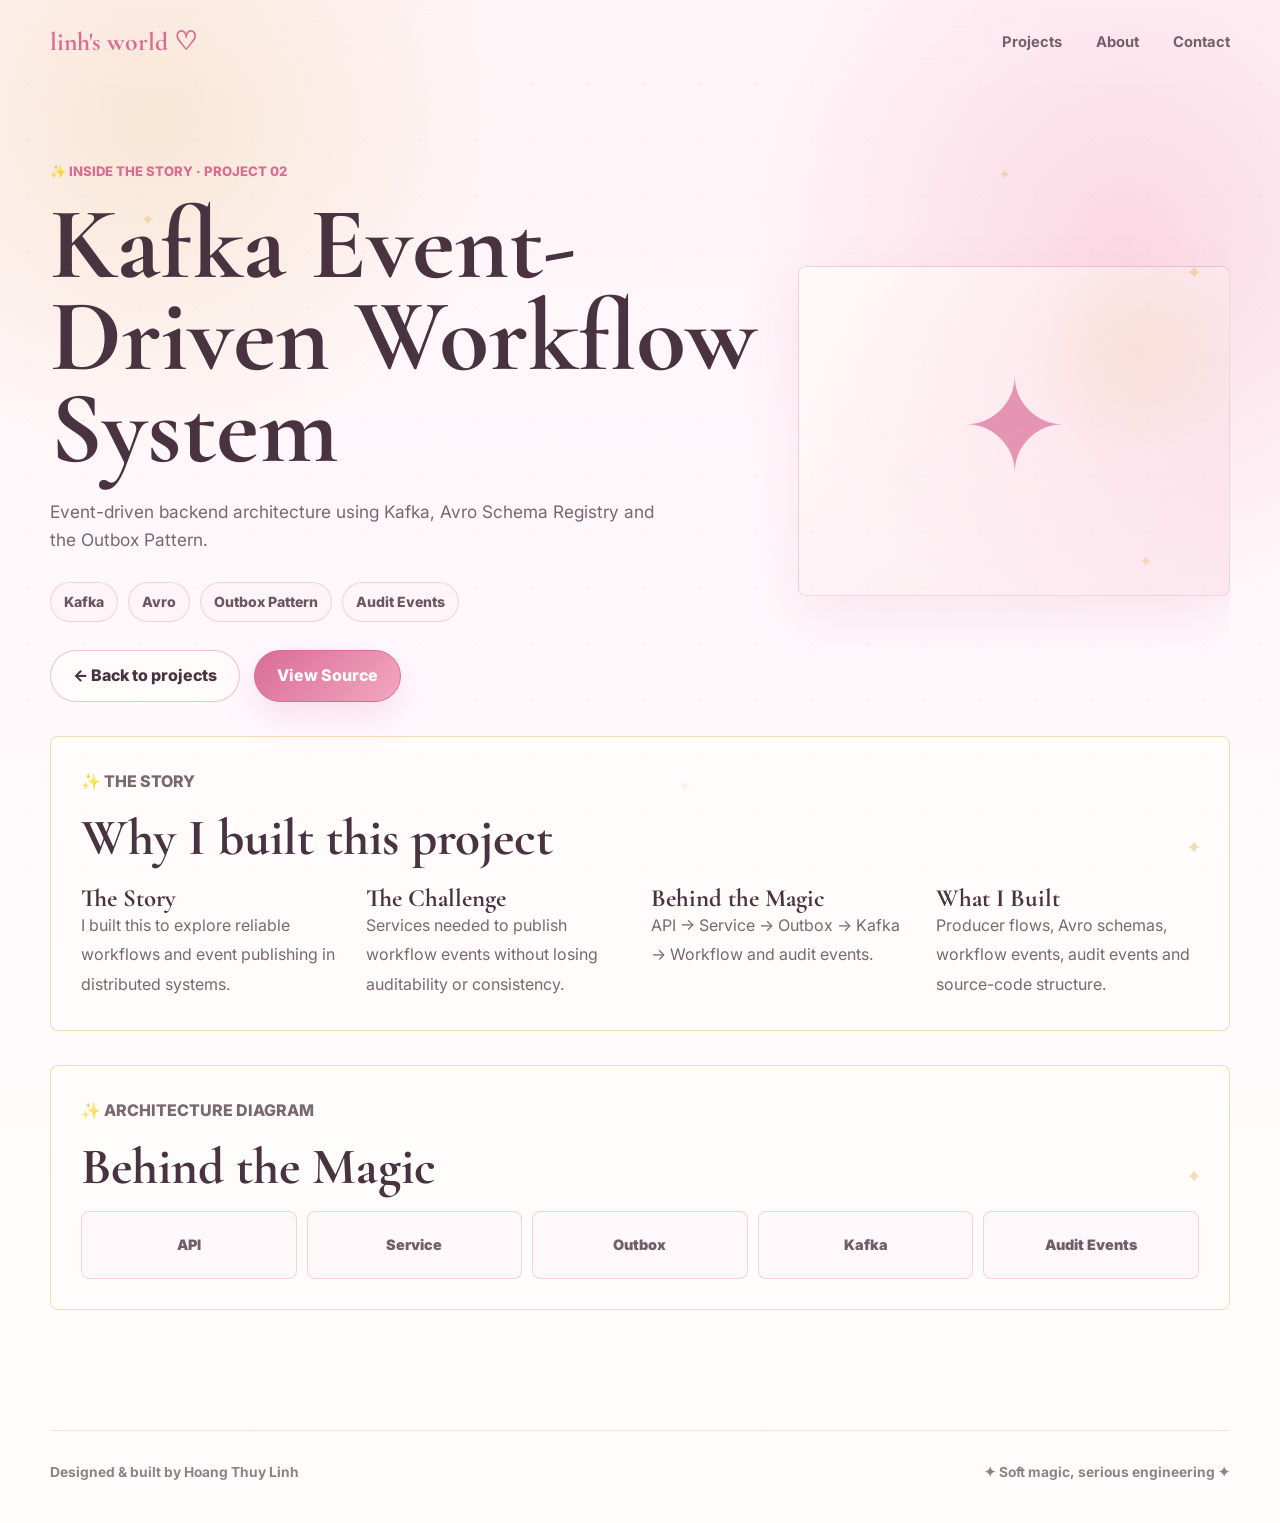
<file: projects/kafka-workflow-system.html>
<!DOCTYPE html>
<html lang="en">
<head>
    <meta charset="UTF-8">
    <meta name="viewport" content="width=device-width, initial-scale=1.0">
    <title>Kafka Workflow System | Hoang Thuy Linh</title>
    <link rel="preconnect" href="https://fonts.googleapis.com">
    <link rel="preconnect" href="https://fonts.gstatic.com" crossorigin>
    <link href="https://fonts.googleapis.com/css2?family=Cormorant+Garamond:wght@500;600;700&family=Inter:wght@400;500;600;700&display=swap" rel="stylesheet">
    <link rel="stylesheet" href="../style.css">
</head>

<body>
    <div class="magic-dust" aria-hidden="true">
        <span></span>
        <span></span>
        <span></span>
        <span></span>
        <span></span>
    </div>

    <nav>
        <a class="logo" href="../index.html#home">linh's world ♡</a>

        <div class="nav-links" aria-label="Project navigation">
            <a href="../index.html#projects">Projects</a>
            <a href="../index.html#about">About</a>
            <a href="../index.html#contact">Contact</a>
        </div>
    </nav>

    <main class="project-page">
        <section class="project-hero reveal-section">
            <div>
                <p class="eyebrow">✨ Inside the Story · Project 02</p>
                <h1>Kafka Event-Driven Workflow System</h1>
                <p>
                    Event-driven backend architecture using Kafka, Avro Schema Registry
                    and the Outbox Pattern.
                </p>
                <div class="tags" aria-label="Technologies">
                    <span>Kafka</span>
                    <span>Avro</span>
                    <span>Outbox Pattern</span>
                    <span>Audit Events</span>
                </div>
                <div class="story-actions">
                    <a href="../index.html#projects" class="secondary-btn">← Back to projects</a>
                    <a href="https://github.com/linhmeme123" target="_blank" rel="noreferrer" class="primary-btn">View Source</a>
                </div>
            </div>

            <div class="project-orb" aria-hidden="true">
                <span>✦</span>
            </div>
        </section>

        <section class="story-section reveal-section">
            <div class="project-detail">
                <p class="detail-label">✨ The Story</p>
                <h3 class="story-title">Why I built this project</h3>
                <div class="detail-grid">
                    <div>
                        <h4>The Story</h4>
                        <p>I built this to explore reliable workflows and event publishing in distributed systems.</p>
                    </div>
                    <div>
                        <h4>The Challenge</h4>
                        <p>Services needed to publish workflow events without losing auditability or consistency.</p>
                    </div>
                    <div>
                        <h4>Behind the Magic</h4>
                        <p>API → Service → Outbox → Kafka → Workflow and audit events.</p>
                    </div>
                    <div>
                        <h4>What I Built</h4>
                        <p>Producer flows, Avro schemas, workflow events, audit events and source-code structure.</p>
                    </div>
                </div>
            </div>
        </section>

        <section class="story-section reveal-section">
            <div class="project-detail">
                <p class="detail-label">✨ Architecture Diagram</p>
                <h3 class="story-title">Behind the Magic</h3>
                <div class="architecture-flow" aria-label="Kafka architecture flow">
                    <span>API</span>
                    <span>Service</span>
                    <span>Outbox</span>
                    <span>Kafka</span>
                    <span>Audit Events</span>
                </div>
            </div>
        </section>
    </main>

    <footer>
        <p>Designed & built by Hoang Thuy Linh</p>
        <p>✦ Soft magic, serious engineering ✦</p>
    </footer>

    <script src="../script.js"></script>
</body>
</html>
</file>
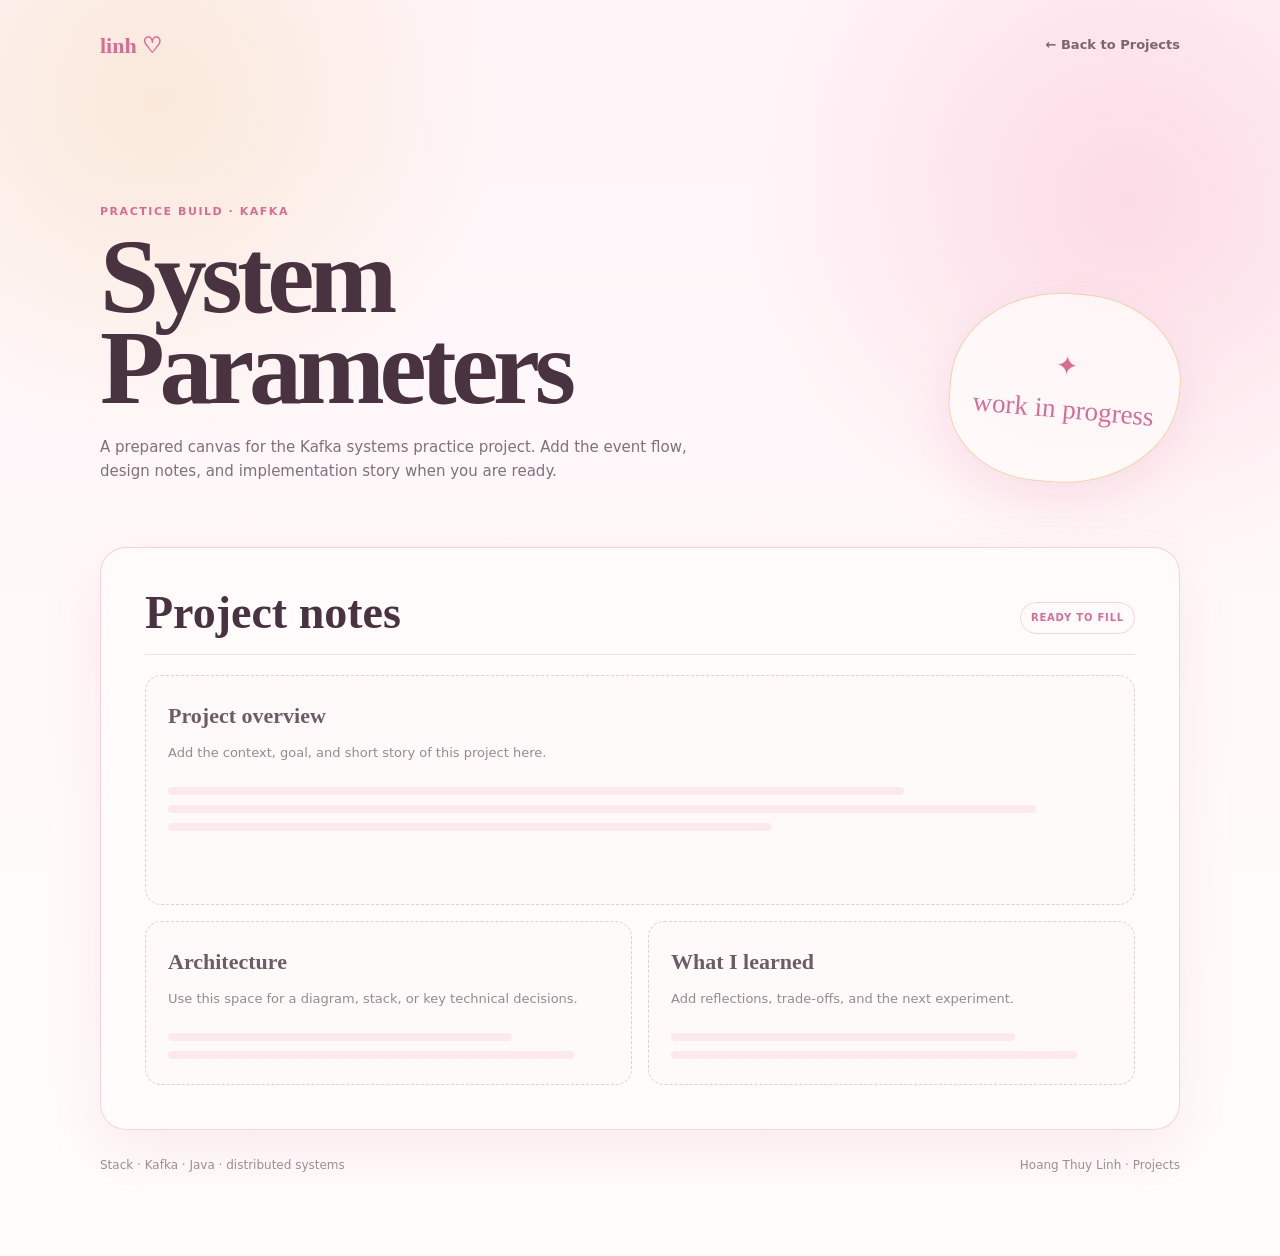
<file: projects/project-detail.html>
<!doctype html>
<html lang="en">
<head>
    <meta charset="UTF-8">
    <meta name="viewport" content="width=device-width, initial-scale=1.0">
    <title>Project detail · Hoang Thuy Linh</title>
    <style>
        :root { --ink: #4a3340; --pink: #d96c95; --pink-soft: #f4a7c0; --cream: #fffdfb; --line: rgba(74, 51, 64, .13); --gold: #e8c27a; }
        * { box-sizing: border-box; margin: 0; padding: 0; }
        body { min-height: 100vh; color: var(--ink); background: radial-gradient(circle at 12% 8%, rgba(232,194,122,.24), transparent 22rem), radial-gradient(circle at 88% 16%, rgba(244,167,192,.34), transparent 24rem), linear-gradient(180deg, #fff4f8, var(--cream)); font: 15px/1.6 Inter, ui-sans-serif, system-ui, -apple-system, sans-serif; }
        a { color: inherit; text-decoration: none; }
        .detail-shell { width: min(1080px, calc(100% - 40px)); margin: 0 auto; padding: 28px 0 80px; }
        .detail-topbar { display: flex; align-items: center; justify-content: space-between; gap: 16px; }
        .detail-logo { color: var(--pink); font-family: Georgia, serif; font-size: 22px; font-weight: 700; }
        .back-link { display: inline-flex; align-items: center; gap: 7px; color: rgba(74,51,64,.72); font-size: 13px; font-weight: 800; }
        .back-link:hover { color: var(--pink); }
        .detail-hero { display: grid; grid-template-columns: minmax(0, 1fr) 230px; gap: 34px; align-items: end; padding: clamp(76px, 12vw, 140px) 0 64px; }
        .detail-kicker { color: var(--pink); font-size: 11px; font-weight: 900; letter-spacing: .14em; text-transform: uppercase; }
        h1, h2 { font-family: Georgia, serif; font-weight: 700; }
        h1 { max-width: 700px; margin-top: 10px; font-size: clamp(52px, 9vw, 106px); line-height: .86; letter-spacing: -.05em; }
        .detail-intro { max-width: 600px; margin-top: 22px; color: rgba(74,51,64,.69); }
        .detail-stamp { display: grid; min-height: 190px; place-items: center; padding: 18px; border: 1px solid rgba(232,194,122,.65); border-radius: 50% 44% 52% 40%; background: rgba(255,253,251,.72); color: var(--pink); font-family: Georgia, serif; font-size: 27px; text-align: center; transform: rotate(5deg); box-shadow: 0 18px 44px rgba(217,108,149,.12); }
        .detail-frame { padding: clamp(22px, 4vw, 44px); border: 1px solid rgba(217,108,149,.28); border-radius: 26px; background: rgba(255,253,251,.74); box-shadow: 0 22px 58px rgba(217,108,149,.12); }
        .detail-frame-header { display: flex; align-items: end; justify-content: space-between; gap: 20px; padding-bottom: 20px; border-bottom: 1px solid var(--line); }
        .detail-frame-header h2 { font-size: clamp(28px, 4vw, 46px); line-height: .92; }
        .detail-status { padding: 7px 10px; border: 1px solid rgba(217,108,149,.28); border-radius: 999px; color: var(--pink); font-size: 10px; font-weight: 900; letter-spacing: .08em; text-transform: uppercase; }
        .detail-placeholder-grid { display: grid; grid-template-columns: repeat(2, minmax(0, 1fr)); gap: 16px; margin-top: 20px; }
        .detail-placeholder { min-height: 164px; padding: 22px; border: 1px dashed rgba(74,51,64,.2); border-radius: 16px; background: rgba(255,244,248,.32); }
        .detail-placeholder-wide { grid-column: 1 / -1; min-height: 230px; }
        .detail-placeholder h3 { color: rgba(74,51,64,.8); font-family: Georgia, serif; font-size: 22px; }
        .detail-placeholder p { margin-top: 9px; color: rgba(74,51,64,.57); font-size: 13px; }
        .detail-lines { display: grid; gap: 10px; margin-top: 24px; }
        .detail-lines span { display: block; width: 78%; height: 8px; border-radius: 999px; background: rgba(217,108,149,.12); }
        .detail-lines span:nth-child(2) { width: 92%; }
        .detail-lines span:nth-child(3) { width: 64%; }
        .detail-footer { display: flex; justify-content: space-between; gap: 18px; margin-top: 26px; color: rgba(74,51,64,.54); font-size: 12px; }
        @media (max-width: 720px) {
            .detail-shell { width: min(100% - 28px, 1080px); padding-top: 18px; }
            .detail-hero { grid-template-columns: 1fr; gap: 24px; padding: 82px 0 48px; }
            .detail-stamp { width: 150px; min-height: 150px; justify-self: end; font-size: 22px; }
            .detail-frame-header { display: block; }
            .detail-status { display: inline-flex; margin-top: 15px; }
            .detail-placeholder-grid { grid-template-columns: 1fr; }
            .detail-placeholder-wide { grid-column: auto; }
            .detail-footer { display: block; }
            .detail-footer span + span { display: block; margin-top: 5px; }
        }
    </style>
</head>
<body>
    <main class="detail-shell">
        <div class="detail-topbar">
            <a class="detail-logo" href="../index.html#projects">linh ♡</a>
            <a class="back-link" href="../index.html#projects">← Back to Projects</a>
        </div>

        <section class="detail-hero">
            <div>
                <p class="detail-kicker" id="detail-kicker">Practice build</p>
                <h1 id="detail-title">Project detail</h1>
                <p class="detail-intro" id="detail-intro">This is a prepared space for the project story, architecture notes, and selected outcomes.</p>
            </div>
            <div class="detail-stamp" aria-hidden="true">✦<br>work in progress</div>
        </section>

        <section class="detail-frame" aria-labelledby="detail-frame-title">
            <div class="detail-frame-header">
                <h2 id="detail-frame-title">Project notes</h2>
                <span class="detail-status">Ready to fill</span>
            </div>
            <div class="detail-placeholder-grid">
                <article class="detail-placeholder detail-placeholder-wide">
                    <h3>Project overview</h3>
                    <p>Add the context, goal, and short story of this project here.</p>
                    <div class="detail-lines" aria-hidden="true"><span></span><span></span><span></span></div>
                </article>
                <article class="detail-placeholder">
                    <h3>Architecture</h3>
                    <p>Use this space for a diagram, stack, or key technical decisions.</p>
                    <div class="detail-lines" aria-hidden="true"><span></span><span></span></div>
                </article>
                <article class="detail-placeholder">
                    <h3>What I learned</h3>
                    <p>Add reflections, trade-offs, and the next experiment.</p>
                    <div class="detail-lines" aria-hidden="true"><span></span><span></span></div>
                </article>
            </div>
        </section>

        <div class="detail-footer"><span id="detail-stack">Stack · to be added</span><span>Hoang Thuy Linh · Projects</span></div>
    </main>

    <script>
        const details = {
            "system-parameters": {
                title: "System Parameters",
                kicker: "Practice build · Kafka",
                intro: "A prepared canvas for the Kafka systems practice project. Add the event flow, design notes, and implementation story when you are ready.",
                stack: "Stack · Kafka · Java · distributed systems"
            },
            "frontline-market": {
                title: "Frontline Market",
                kicker: "Practice build · mobile marketplace",
                intro: "A prepared canvas for the wartime e-commerce marketplace project. Add the product story, resilient flows, and mobile UX decisions here.",
                stack: "Stack · Flutter · mobile · marketplace"
            }
        };

        const project = details[new URLSearchParams(window.location.search).get("project")] || details["system-parameters"];
        document.title = `${project.title} · Project detail`;
        document.querySelector("#detail-title").textContent = project.title;
        document.querySelector("#detail-kicker").textContent = project.kicker;
        document.querySelector("#detail-intro").textContent = project.intro;
        document.querySelector("#detail-stack").textContent = project.stack;
    </script>
</body>
</html>
</file>
<file: style.css>
:root {
    --pink-bg: #FFF4F8;
    --pink-main: #F4A7C0;
    --pink-deep: #D96C95;
    --cream: #FFFDFB;
    --ink: #4A3340;
    --champagne: #E8C27A;
    --rose-shadow: rgba(217, 108, 149, 0.18);
    --soft-border: rgba(74, 51, 64, 0.15);
    --princess-rose: #F38DAA;
    --princess-ink: #8F2D5C;
    --princess-paper: #FFF9DC;
}

* {
    box-sizing: border-box;
    margin: 0;
    padding: 0;
}

html {
    scroll-behavior: smooth;
}

body {
    min-height: 100vh;
    font-family: "Inter", Arial, Helvetica, sans-serif;
    background:
        radial-gradient(circle at 12% 8%, rgba(232, 194, 122, 0.28), transparent 22rem),
        radial-gradient(circle at 88% 16%, rgba(244, 167, 192, 0.38), transparent 24rem),
        linear-gradient(180deg, var(--pink-bg) 0%, #fff9fc 46%, var(--cream) 100%);
    color: var(--ink);
    cursor: default;
    line-height: 1.6;
    overflow-x: hidden;
}

body::before {
    content: "";
    position: fixed;
    inset: 0;
    z-index: -2;
    pointer-events: none;
    background-image:
        radial-gradient(circle, rgba(217, 108, 149, 0.26) 0 1px, transparent 1.5px),
        radial-gradient(circle, rgba(232, 194, 122, 0.34) 0 1px, transparent 1.6px);
    background-position: 0 0, 1.25rem 1.25rem;
    background-size: 3.5rem 3.5rem;
    opacity: 0.28;
}

a {
    color: inherit;
    text-decoration: none;
}

nav {
    position: sticky;
    top: 0;
    z-index: 20;
    display: flex;
    align-items: center;
    justify-content: space-between;
    width: min(1180px, calc(100% - 40px));
    margin: 0 auto;
    padding: 22px 0;
    backdrop-filter: blur(18px);
}

.logo {
    font-family: "Cormorant Garamond", Georgia, serif;
    font-size: clamp(1.3rem, 2vw, 1.75rem);
    font-weight: 700;
    color: var(--pink-deep);
    white-space: nowrap;
}

.nav-links {
    display: flex;
    gap: clamp(16px, 3vw, 34px);
    align-items: center;
    color: rgba(74, 51, 64, 0.76);
    font-size: 0.92rem;
    font-weight: 700;
}

.nav-links a {
    position: relative;
    padding: 8px 0;
}

.nav-links a::after {
    content: "";
    position: absolute;
    left: 0;
    right: 0;
    bottom: 2px;
    height: 2px;
    background: var(--champagne);
    transform: scaleX(0);
    transform-origin: left;
    transition: transform 180ms ease;
}

.nav-links a:hover::after,
.nav-links a:focus-visible::after {
    transform: scaleX(1);
}

.magic-dust {
    position: fixed;
    inset: 0;
    z-index: -1;
    pointer-events: none;
    overflow: hidden;
}

.magic-dust span {
    position: absolute;
    width: 9px;
    height: 9px;
    color: var(--champagne);
    opacity: 0.5;
    animation: drift 8s ease-in-out infinite;
}

.magic-dust span::before {
    content: "✦";
}

.magic-dust span:nth-child(1) { left: 11%; top: 23%; animation-delay: 0s; }
.magic-dust span:nth-child(2) { left: 78%; top: 18%; animation-delay: 1.2s; }
.magic-dust span:nth-child(3) { left: 89%; top: 61%; animation-delay: 2.2s; }
.magic-dust span:nth-child(4) { left: 22%; top: 73%; animation-delay: 3.1s; }
.magic-dust span:nth-child(5) { left: 53%; top: 86%; animation-delay: 4s; }

main {
    overflow: hidden;
}

.hero {
    position: relative;
    display: grid;
    grid-template-columns: minmax(0, 1.05fr) minmax(280px, 0.7fr);
    gap: 48px;
    align-items: center;
    width: min(1180px, calc(100% - 40px));
    min-height: calc(100vh - 86px);
    margin: 0 auto;
    padding: 88px 0 92px;
}

.hero-content {
    position: relative;
    z-index: 2;
}

.eyebrow,
.chapter-kicker,
.project-number,
.detail-label {
    color: var(--pink-deep);
    font-size: 0.82rem;
    font-weight: 800;
    letter-spacing: 0;
    text-transform: uppercase;
}

.hero h1 {
    max-width: 860px;
    margin-top: 14px;
    font-family: "Cormorant Garamond", Georgia, serif;
    font-size: clamp(4.2rem, 11vw, 9.6rem);
    font-weight: 700;
    line-height: 0.88;
    letter-spacing: 0;
    color: var(--ink);
    text-wrap: balance;
}

.role {
    margin-top: 28px;
    color: var(--pink-deep);
    font-size: clamp(1.15rem, 2.1vw, 1.65rem);
    font-weight: 700;
}

.hero-copy {
    max-width: 560px;
    margin-top: 10px;
    color: rgba(74, 51, 64, 0.78);
    font-size: clamp(1.05rem, 1.6vw, 1.28rem);
}

.buttons,
.contact-actions {
    display: flex;
    flex-wrap: wrap;
    gap: 14px;
    margin-top: 34px;
}

.primary-btn,
.secondary-btn {
    display: inline-flex;
    align-items: center;
    justify-content: center;
    min-height: 48px;
    padding: 12px 22px;
    border-radius: 999px;
    font-weight: 800;
    transition: transform 180ms ease, box-shadow 180ms ease, border-color 180ms ease, background 180ms ease;
}

.primary-btn {
    border: 1px solid var(--pink-deep);
    background: linear-gradient(135deg, var(--pink-deep), var(--pink-main));
    color: var(--cream);
    box-shadow: 0 14px 34px var(--rose-shadow);
}

.secondary-btn {
    border: 1px solid rgba(217, 108, 149, 0.4);
    background: rgba(255, 253, 251, 0.72);
    color: var(--ink);
}

.primary-btn:hover,
.secondary-btn:hover {
    transform: translateY(-3px);
    box-shadow: 0 16px 30px rgba(217, 108, 149, 0.16);
}

.hero-visual {
    position: relative;
    min-height: 420px;
}

.moon {
    position: absolute;
    top: 20px;
    right: 70px;
    width: 92px;
    height: 92px;
    border-radius: 50%;
    background: var(--champagne);
    box-shadow: 0 0 40px rgba(232, 194, 122, 0.48);
}

.moon::after {
    content: "";
    position: absolute;
    top: -10px;
    right: -10px;
    width: 92px;
    height: 92px;
    border-radius: 50%;
    background: #fff7fb;
}

.castle {
    position: absolute;
    right: 0;
    bottom: 58px;
    width: min(360px, 100%);
    height: 240px;
    border: 1px solid rgba(217, 108, 149, 0.18);
    border-radius: 46% 46% 18px 18px;
    background:
        linear-gradient(180deg, rgba(255, 253, 251, 0.92), rgba(244, 167, 192, 0.24)),
        linear-gradient(90deg, transparent 8%, rgba(217, 108, 149, 0.12) 8% 12%, transparent 12% 88%, rgba(217, 108, 149, 0.12) 88% 92%, transparent 92%);
    box-shadow: 0 24px 60px rgba(217, 108, 149, 0.12);
}

.castle::before,
.castle::after,
.castle span {
    content: "";
    position: absolute;
    bottom: 0;
    border: 1px solid rgba(217, 108, 149, 0.15);
    border-radius: 18px 18px 0 0;
    background: linear-gradient(180deg, rgba(244, 167, 192, 0.5), rgba(255, 253, 251, 0.8));
}

.castle::before {
    left: 26px;
    width: 62px;
    height: 182px;
}

.castle::after {
    right: 26px;
    width: 62px;
    height: 182px;
}

.castle span:nth-child(1) {
    left: 50%;
    width: 88px;
    height: 220px;
    transform: translateX(-50%);
}

.castle span:nth-child(2) {
    left: 120px;
    width: 48px;
    height: 138px;
}

.castle span:nth-child(3) {
    right: 120px;
    width: 48px;
    height: 138px;
}

.castle span:nth-child(4) {
    left: 50%;
    bottom: -1px;
    width: 54px;
    height: 74px;
    border-radius: 28px 28px 0 0;
    background: rgba(74, 51, 64, 0.12);
    transform: translateX(-50%);
}

.cloud {
    position: absolute;
    width: 138px;
    height: 46px;
    border-radius: 999px;
    background: rgba(255, 253, 251, 0.78);
    box-shadow: 0 12px 32px rgba(217, 108, 149, 0.12);
}

.cloud::before,
.cloud::after {
    content: "";
    position: absolute;
    bottom: 16px;
    border-radius: 50%;
    background: inherit;
}

.cloud::before {
    left: 24px;
    width: 50px;
    height: 50px;
}

.cloud::after {
    right: 24px;
    width: 62px;
    height: 62px;
}

.cloud-one {
    top: 170px;
    left: 4px;
}

.cloud-two {
    right: 26px;
    bottom: 18px;
    transform: scale(0.78);
}

.floating-note {
    position: absolute;
    right: 42px;
    bottom: 15px;
    color: rgba(74, 51, 64, 0.64);
    font-family: "Cormorant Garamond", Georgia, serif;
    font-size: 1.18rem;
    font-weight: 700;
}

.scroll-cue {
    position: absolute;
    left: 50%;
    bottom: 24px;
    display: grid;
    gap: 2px;
    color: var(--pink-deep);
    font-size: 1.15rem;
    font-weight: 800;
    text-align: center;
    transform: translateX(-50%);
    animation: cue 2s ease-in-out infinite;
}

.chapter {
    position: relative;
    width: min(1180px, calc(100% - 40px));
    margin: 0 auto;
    padding: 108px 0;
}

.chapter::before {
    content: "";
    display: block;
    width: 100%;
    height: 1px;
    margin-bottom: 72px;
    background: linear-gradient(90deg, transparent, rgba(217, 108, 149, 0.38), rgba(232, 194, 122, 0.6), transparent);
}

.section-heading {
    display: grid;
    grid-template-columns: minmax(150px, 0.32fr) minmax(0, 1fr);
    gap: 34px;
    align-items: start;
    margin-top: 18px;
}

.section-heading.compact {
    margin-bottom: 42px;
}

.section-heading > p {
    color: var(--pink-deep);
    font-weight: 800;
}

.section-heading h2 {
    max-width: 820px;
    font-family: "Cormorant Garamond", Georgia, serif;
    font-size: clamp(2.35rem, 5vw, 5.2rem);
    font-weight: 700;
    line-height: 0.98;
    letter-spacing: 0;
    text-wrap: balance;
}

.about-template {
    position: relative;
    max-width: 1080px;
    margin: 42px auto 0;
    padding: 76px clamp(28px, 6vw, 78px) 64px;
    border: 3px solid var(--princess-ink);
    border-radius: 104px 104px 52px 52px;
    background:
        radial-gradient(circle at 50% 8%, rgba(255, 255, 255, 0.84), transparent 24rem),
        linear-gradient(180deg, #FFFCEB 0%, var(--princess-paper) 100%);
    box-shadow:
        0 20px 0 rgba(243, 141, 170, 0.58),
        0 30px 50px rgba(143, 45, 92, 0.16),
        inset 0 0 0 9px rgba(243, 141, 170, 0.18);
    isolation: isolate;
}

.about-template::before {
    content: "";
    position: absolute;
    inset: 15px;
    border: 1px solid rgba(143, 45, 92, 0.4);
    border-radius: 92px 92px 40px 40px;
    pointer-events: none;
}

.about-template::after {
    content: "";
    position: absolute;
    right: 8%;
    bottom: -31px;
    left: 8%;
    z-index: -1;
    height: 58px;
    border: 3px solid var(--princess-ink);
    border-top: 0;
    border-radius: 0 0 50% 50%;
    background: linear-gradient(180deg, #F5A0B8 0%, #E9789C 100%);
}

.template-crest {
    position: absolute;
    top: -48px;
    left: 50%;
    display: grid;
    width: 92px;
    height: 75px;
    place-items: center;
    border: 3px solid var(--princess-ink);
    border-radius: 50% 50% 42% 42%;
    background: linear-gradient(150deg, #FFF9B6, #F5A7BD 72%);
    color: var(--princess-ink);
    font-family: Georgia, serif;
    font-size: 3.2rem;
    line-height: 1;
    transform: translateX(-50%);
    box-shadow: 0 6px 0 rgba(143, 45, 92, 0.12);
}

.template-spark {
    position: absolute;
    top: 33px;
    color: var(--princess-rose);
    font-size: 1.7rem;
}

.template-spark-left {
    left: 9%;
}

.template-spark-right {
    right: 9%;
}

.about-template > h2 {
    position: relative;
    color: var(--princess-rose);
    font-family: "Snell Roundhand", "Brush Script MT", "Segoe Script", cursive;
    font-size: clamp(3.5rem, 9vw, 7.5rem);
    font-weight: 400;
    line-height: 0.9;
    text-align: center;
}

.template-divider {
    display: flex;
    align-items: center;
    gap: 16px;
    max-width: 640px;
    margin: 26px auto 0;
    color: var(--princess-rose);
}

.template-divider::before,
.template-divider::after {
    content: "";
    flex: 1;
    height: 1px;
    background: rgba(243, 141, 170, 0.68);
}

.template-divider span {
    font-size: 1.5rem;
}

.about-body {
    display: grid;
    grid-template-columns: repeat(2, minmax(0, 1fr));
    gap: clamp(32px, 5vw, 72px);
    align-items: stretch;
    margin-top: 38px;
}

.about-media {
    position: relative;
    min-width: 0;
    min-height: 0;
    overflow: hidden;
    border-radius: 24px;
    background: #263f3a;
    box-shadow: 0 18px 42px rgba(143, 45, 92, 0.14);
}

.about-media img {
    display: block;
    position: absolute;
    inset: 0;
    width: 100%;
    height: 100%;
    object-fit: cover;
    object-position: center center;
    filter: saturate(1.04) contrast(1.02);
}

.about-copy {
    align-self: center;
    padding: clamp(24px, 3vw, 38px) 0;
    border-top: 1px solid rgba(243, 141, 170, 0.56);
    border-bottom: 1px solid rgba(243, 141, 170, 0.56);
}

.about-copy p,
.project-detail p {
    color: rgba(74, 51, 64, 0.74);
    font-size: clamp(1rem, 1.25vw, 1.16rem);
    line-height: 1.86;
}

.project-grid {
    display: grid;
    grid-template-columns: repeat(2, minmax(0, 1fr));
    gap: 28px;
}

.storybook-card {
    position: relative;
    min-height: 390px;
    padding: 38px;
    overflow: hidden;
    border: 1px solid rgba(217, 108, 149, 0.36);
    border-radius: 8px;
    background:
        linear-gradient(var(--cream), var(--cream)) padding-box,
        linear-gradient(145deg, rgba(217, 108, 149, 0.58), rgba(232, 194, 122, 0.7), rgba(244, 167, 192, 0.42)) border-box;
    box-shadow: 0 18px 48px rgba(217, 108, 149, 0.12);
    transition: transform 220ms ease, box-shadow 220ms ease, border-color 220ms ease;
}

.storybook-card::before {
    content: "";
    position: absolute;
    inset: 14px;
    border: 1px solid rgba(232, 194, 122, 0.54);
    border-radius: 8px;
    pointer-events: none;
}

.storybook-card::after {
    content: "✦";
    position: absolute;
    top: 22px;
    right: 28px;
    color: rgba(232, 194, 122, 0.84);
    font-size: 1.45rem;
}

.storybook-card:hover {
    border-color: rgba(217, 108, 149, 0.65);
    box-shadow: 0 24px 60px rgba(217, 108, 149, 0.2);
    transform: translateY(-8px);
}

.storybook-card.is-selected {
    border-color: rgba(217, 108, 149, 0.72);
    box-shadow: 0 24px 62px rgba(217, 108, 149, 0.22);
}

.storybook-card h3 {
    max-width: 420px;
    margin-top: 54px;
    font-family: "Cormorant Garamond", Georgia, serif;
    font-size: clamp(2rem, 3.3vw, 3.3rem);
    line-height: 1;
    letter-spacing: 0;
}

.storybook-card > p:not(.project-number) {
    max-width: 520px;
    margin-top: 22px;
    color: rgba(74, 51, 64, 0.72);
}

.tags {
    display: flex;
    flex-wrap: wrap;
    gap: 10px;
    margin-top: 28px;
}

.tags span {
    display: inline-flex;
    align-items: center;
    min-height: 36px;
    padding: 8px 13px;
    border: 1px solid rgba(217, 108, 149, 0.28);
    border-radius: 999px;
    background: rgba(255, 244, 248, 0.7);
    color: rgba(74, 51, 64, 0.82);
    font-size: 0.88rem;
    font-weight: 800;
}

.project-links {
    display: flex;
    flex-wrap: wrap;
    gap: 18px;
    margin-top: 34px;
}

.project-links a {
    color: var(--pink-deep);
    font-weight: 900;
}

.project-links a:hover {
    color: var(--ink);
}

.projects-heading {
    display: flex;
    align-items: end;
    justify-content: space-between;
    gap: 28px;
    margin-bottom: 68px;
}

.projects-heading .chapter-kicker {
    margin-bottom: 0;
}

.projects-heading h2 {
    color: var(--ink);
    font-family: "Cormorant Garamond", Georgia, serif;
    font-size: clamp(4.4rem, 10vw, 8rem);
    line-height: 0.78;
    letter-spacing: -0.04em;
}

.project-group + .project-group {
    margin-top: 68px;
}

.project-group-heading {
    display: flex;
    align-items: end;
    justify-content: space-between;
    gap: 28px;
    margin-bottom: 24px;
}

.project-group-kicker {
    color: var(--pink-deep);
    font-size: 0.78rem;
    font-weight: 800;
    letter-spacing: 0.13em;
    text-transform: uppercase;
}

.project-group-heading h3 {
    margin-top: 7px;
    color: var(--ink);
    font-family: "Cormorant Garamond", Georgia, serif;
    font-size: clamp(2rem, 3.5vw, 3.3rem);
    line-height: 0.98;
}

.project-group-heading > span {
    padding-bottom: 5px;
    color: rgba(74, 51, 64, 0.66);
    font-size: 0.85rem;
    font-weight: 700;
    text-align: right;
}

.portfolio-project-grid {
    display: grid;
    grid-template-columns: repeat(3, minmax(0, 1fr));
    gap: 22px;
}

.portfolio-project-card {
    position: relative;
    display: flex;
    min-width: 0;
    min-height: 490px;
    flex-direction: column;
    overflow: hidden;
    border: 1px solid rgba(217, 108, 149, 0.34);
    border-radius: 24px;
    background: rgba(255, 253, 251, 0.74);
    box-shadow: 0 18px 48px rgba(217, 108, 149, 0.1);
    transition: transform 220ms ease, box-shadow 220ms ease, border-color 220ms ease;
}

.portfolio-project-card::after {
    position: absolute;
    right: 18px;
    bottom: 16px;
    color: rgba(232, 194, 122, 0.86);
    content: "✦";
    font-size: 1.25rem;
    pointer-events: none;
}

.portfolio-project-card:hover,
.portfolio-project-card:focus-within {
    border-color: rgba(217, 108, 149, 0.68);
    box-shadow: 0 26px 58px rgba(217, 108, 149, 0.18);
    transform: translateY(-7px);
}

.project-icon-button {
    position: relative;
    display: grid;
    min-height: 222px;
    place-items: center;
    overflow: hidden;
    border: 0;
    border-bottom: 1px solid rgba(217, 108, 149, 0.18);
    background:
        radial-gradient(circle at 76% 20%, rgba(255, 255, 255, 0.86), transparent 5rem),
        linear-gradient(145deg, rgba(244, 167, 192, 0.5), rgba(255, 253, 251, 0.9));
    color: var(--princess-ink);
    cursor: pointer;
    isolation: isolate;
    transition: background 220ms ease;
}

.project-icon-button::before,
.project-icon-button::after {
    position: absolute;
    border: 1px solid rgba(255, 255, 255, 0.55);
    border-radius: 50%;
    content: "";
    pointer-events: none;
}

.project-icon-button::before {
    width: 180px;
    height: 180px;
    transform: rotate(18deg);
    box-shadow: 0 0 0 18px rgba(255, 255, 255, 0.12), 0 0 0 36px rgba(255, 255, 255, 0.08);
}

.project-icon-button::after {
    width: 56px;
    height: 56px;
    top: 22px;
    right: 22px;
    border-color: rgba(232, 194, 122, 0.65);
}

.project-icon-button:hover,
.project-icon-button:focus-visible {
    background:
        radial-gradient(circle at 76% 20%, rgba(255, 255, 255, 0.95), transparent 5rem),
        linear-gradient(145deg, rgba(244, 167, 192, 0.7), rgba(255, 253, 251, 0.96));
}

.project-icon-button:focus-visible,
.project-bubble-close:focus-visible,
.project-bubble-tab:focus-visible {
    outline: 3px solid rgba(143, 45, 92, 0.42);
    outline-offset: 4px;
}

.project-icon {
    position: relative;
    z-index: 1;
    display: grid;
    width: 112px;
    height: 112px;
    place-items: center;
    border: 1px solid rgba(143, 45, 92, 0.35);
    border-radius: 34% 66% 54% 46% / 57% 40% 60% 43%;
    background: linear-gradient(145deg, #fff8dc, #f4a7c0);
    box-shadow: 0 16px 34px rgba(143, 45, 92, 0.18), inset 0 0 0 8px rgba(255, 253, 251, 0.42);
    color: var(--princess-ink);
    font-family: "Cormorant Garamond", Georgia, serif;
    font-size: 5rem;
    font-weight: 700;
    line-height: 1;
    transition: transform 220ms ease;
}

.project-icon-school {
    border-radius: 50% 42% 48% 55% / 42% 52% 48% 58%;
    background: linear-gradient(145deg, #fff9dc, #c4e5df 88%);
    color: #39736c;
}

.project-icon-bank {
    border-radius: 45% 55% 38% 62% / 55% 43% 57% 45%;
    background: linear-gradient(145deg, #fff9dc, #c7c6f0 88%);
    color: #5e4b9c;
}

.project-icon-fandy {
    border-radius: 40% 60% 64% 36% / 50% 46% 54% 50%;
    background: linear-gradient(145deg, #fff9dc, #f6b3d7 88%);
    color: #a92f73;
}

.project-icon-system {
    border-radius: 48% 52% 38% 62% / 56% 42% 58% 44%;
    background: linear-gradient(145deg, #fff9dc, #c4e5df 88%);
    color: #39736c;
}

.project-icon-market {
    border-radius: 42% 58% 56% 44% / 48% 58% 42% 52%;
    background: linear-gradient(145deg, #fff9dc, #f4c3a5 88%);
    color: #9d5d78;
}

.project-icon-button:hover .project-icon,
.project-icon-button:focus-visible .project-icon {
    transform: rotate(-5deg) scale(1.06);
}

.project-icon-hint {
    position: absolute;
    right: 20px;
    bottom: 16px;
    z-index: 1;
    color: rgba(74, 51, 64, 0.7);
    font-size: 0.75rem;
    font-weight: 800;
    letter-spacing: 0.04em;
    text-transform: uppercase;
}

.portfolio-project-copy {
    display: flex;
    flex: 1;
    flex-direction: column;
    padding: 26px 26px 32px;
}

.portfolio-project-copy h3 {
    margin-top: 10px;
    color: var(--ink);
    font-family: "Cormorant Garamond", Georgia, serif;
    font-size: clamp(2rem, 2.8vw, 2.8rem);
    line-height: 0.96;
}

.portfolio-project-copy > p:not(.project-number) {
    margin-top: 15px;
    color: rgba(74, 51, 64, 0.72);
    font-size: 0.94rem;
}

.portfolio-project-copy .tags {
    margin-top: auto;
    padding-top: 24px;
}

.project-bubble {
    position: fixed;
    inset: 0;
    z-index: 60;
    display: grid;
    place-items: center;
    padding: 24px;
}

.project-bubble[hidden] {
    display: none;
}

.project-bubble-backdrop {
    position: absolute;
    inset: 0;
    background: rgba(74, 51, 64, 0.48);
    backdrop-filter: blur(8px);
}

.project-bubble-dialog {
    position: relative;
    z-index: 1;
    display: flex;
    width: min(980px, 100%);
    max-height: min(86vh, 760px);
    flex-direction: column;
    overflow: hidden;
    border: 1px solid rgba(232, 194, 122, 0.68);
    border-radius: 28px;
    background: var(--cream);
    box-shadow: 0 30px 90px rgba(74, 51, 64, 0.3);
    animation: detail-open 260ms ease both;
}

.project-bubble-header {
    display: flex;
    align-items: flex-start;
    justify-content: space-between;
    gap: 24px;
    padding: 24px 28px 20px;
    background: linear-gradient(135deg, rgba(244, 167, 192, 0.28), rgba(255, 253, 251, 0.7));
}

.project-bubble-kicker,
.project-note-label {
    color: var(--pink-deep);
    font-size: 0.76rem;
    font-weight: 900;
    letter-spacing: 0.12em;
    text-transform: uppercase;
}

.project-bubble-header h2 {
    margin-top: 4px;
    color: var(--ink);
    font-family: "Cormorant Garamond", Georgia, serif;
    font-size: clamp(2.1rem, 4vw, 3.6rem);
    line-height: 0.95;
}

.project-bubble-header p:last-child {
    max-width: 620px;
    margin-top: 8px;
    color: rgba(74, 51, 64, 0.7);
    font-size: 0.92rem;
}

.project-bubble-close {
    display: grid;
    width: 42px;
    height: 42px;
    flex: 0 0 auto;
    place-items: center;
    border: 1px solid rgba(217, 108, 149, 0.35);
    border-radius: 50%;
    background: rgba(255, 253, 251, 0.76);
    color: var(--ink);
    cursor: pointer;
    font-size: 1.65rem;
    line-height: 1;
}

.project-bubble-layout {
    display: grid;
    min-height: 0;
    grid-template-columns: minmax(150px, 190px) minmax(0, 1fr);
    flex: 1;
}

.project-bubble-tabs {
    display: flex;
    flex-direction: column;
    gap: 10px;
    padding: 24px 16px;
    border-right: 1px solid rgba(217, 108, 149, 0.2);
    background: rgba(244, 167, 192, 0.13);
}

.project-bubble-tab {
    padding: 14px 16px;
    border: 1px solid transparent;
    border-radius: 14px;
    background: transparent;
    color: rgba(74, 51, 64, 0.64);
    cursor: pointer;
    font-size: 0.9rem;
    font-weight: 800;
    text-align: left;
    transition: color 180ms ease, background 180ms ease, border-color 180ms ease, transform 180ms ease;
}

.project-bubble-tab:hover,
.project-bubble-tab.is-active {
    border-color: rgba(217, 108, 149, 0.3);
    background: rgba(255, 253, 251, 0.84);
    color: var(--pink-deep);
    transform: translateX(3px);
}

.project-bubble-panels {
    min-height: 0;
    overflow: auto;
    padding: 32px;
    background: rgba(255, 253, 251, 0.7);
}

.project-bubble-panel[hidden] {
    display: none;
}

.project-bubble-panel.is-active {
    animation: detail-open 220ms ease both;
}

.project-note-block + .project-note-block {
    margin-top: 28px;
}

.project-note-block h3 {
    margin-top: 7px;
    color: var(--ink);
    font-family: "Cormorant Garamond", Georgia, serif;
    font-size: clamp(1.8rem, 3vw, 2.7rem);
    line-height: 0.98;
}

.project-placeholder {
    min-height: 120px;
    margin-top: 16px;
    padding: 20px;
    border: 1px dashed rgba(217, 108, 149, 0.45);
    border-radius: 16px;
    background: rgba(255, 244, 248, 0.55);
    color: rgba(74, 51, 64, 0.6);
    font-size: 0.96rem;
    line-height: 1.7;
}

body.project-bubble-open {
    overflow: hidden;
}

.project-detail {
    margin-top: 34px;
    padding: 30px;
    border: 1px solid rgba(232, 194, 122, 0.55);
    border-radius: 8px;
    background: rgba(255, 253, 251, 0.62);
}

.project-detail[hidden] {
    display: none;
}

.project-detail.is-open {
    animation: detail-open 360ms ease both;
}

.story-title {
    margin-top: 16px;
    font-family: "Cormorant Garamond", Georgia, serif;
    font-size: clamp(2rem, 4vw, 3.4rem);
    line-height: 1;
    letter-spacing: 0;
}

.project-page {
    width: min(1180px, calc(100% - 40px));
    margin: 0 auto;
    padding: 76px 0 120px;
}

.project-hero {
    position: relative;
    display: grid;
    grid-template-columns: minmax(0, 0.9fr) minmax(280px, 0.55fr);
    gap: 42px;
    align-items: center;
    min-height: 520px;
}

.project-hero h1 {
    max-width: 840px;
    margin-top: 16px;
    font-family: "Cormorant Garamond", Georgia, serif;
    font-size: clamp(4rem, 8vw, 7.8rem);
    line-height: 0.9;
    letter-spacing: 0;
}

.project-hero p:not(.eyebrow) {
    max-width: 620px;
    margin-top: 24px;
    color: rgba(74, 51, 64, 0.74);
    font-size: 1.08rem;
}

.project-orb {
    position: relative;
    display: grid;
    place-items: center;
    min-height: 330px;
    border: 1px solid rgba(217, 108, 149, 0.24);
    border-radius: 8px;
    background:
        linear-gradient(145deg, rgba(255, 253, 251, 0.74), rgba(244, 167, 192, 0.18)),
        radial-gradient(circle at 78% 24%, rgba(232, 194, 122, 0.34), transparent 7rem);
    box-shadow: 0 24px 60px rgba(217, 108, 149, 0.12);
}

.project-orb span {
    font-family: "Cormorant Garamond", Georgia, serif;
    font-size: clamp(5rem, 12vw, 8rem);
    color: rgba(217, 108, 149, 0.68);
}

.story-section {
    margin-top: 34px;
}

.story-section .project-detail {
    margin-top: 0;
}

.architecture-flow {
    display: grid;
    grid-template-columns: repeat(5, minmax(0, 1fr));
    gap: 10px;
    margin-top: 18px;
}

.architecture-flow span {
    display: grid;
    place-items: center;
    min-height: 68px;
    padding: 12px;
    border: 1px solid rgba(217, 108, 149, 0.28);
    border-radius: 8px;
    background: rgba(255, 244, 248, 0.62);
    color: rgba(74, 51, 64, 0.78);
    font-size: 0.9rem;
    font-weight: 900;
    text-align: center;
}

.story-actions {
    display: flex;
    flex-wrap: wrap;
    gap: 14px;
    margin-top: 28px;
}

.detail-grid {
    display: grid;
    grid-template-columns: repeat(4, minmax(0, 1fr));
    gap: 22px;
    margin-top: 22px;
}

.detail-grid h4 {
    font-family: "Cormorant Garamond", Georgia, serif;
    font-size: 1.55rem;
    line-height: 1;
    letter-spacing: 0;
}

.contact-section {
    text-align: center;
}

.contact-section .section-heading {
    display: block;
    max-width: 760px;
    margin-inline: auto;
}

.contact-section .section-heading h2 {
    margin: 10px auto 0;
}

.contact-actions {
    justify-content: center;
}

.contact-title {
    margin-top: 14px;
    color: var(--ink);
    font-family: "Cormorant Garamond", Georgia, serif;
    font-size: clamp(1.7rem, 8vw, 6.4rem);
    line-height: 0.86;
    letter-spacing: -0.03em;
    text-align: center;
}

.contact-copy {
    max-width: 560px;
    margin: 22px auto 0;
    color: rgba(74, 51, 64, 0.7);
    font-size: 1rem;
}

.contact-social-links {
    display: flex;
    align-items: center;
    justify-content: space-between;
    width: min(100%, 430px);
    margin: 38px auto 0;
    padding: 0 4px;
}

.contact-social-link {
    display: grid;
    width: clamp(46px, 14vw, 64px);
    height: clamp(46px, 14vw, 64px);
    flex: 0 0 clamp(46px, 14vw, 64px);
    place-items: center;
    border: 1px solid rgba(217, 108, 149, 0.32);
    border-radius: 50%;
    background: rgba(255, 253, 251, 0.78);
    color: var(--pink-deep);
    box-shadow: 0 12px 28px rgba(217, 108, 149, 0.11);
    transition: transform 180ms ease, border-color 180ms ease, background 180ms ease, color 180ms ease, box-shadow 180ms ease;
}

.contact-social-link svg {
    display: block;
    width: clamp(22px, 6vw, 29px);
    height: clamp(22px, 6vw, 29px);
}

.contact-social-link:hover,
.contact-social-link:focus-visible {
    border-color: currentColor;
    background: var(--pink-deep);
    color: var(--cream);
    box-shadow: 0 16px 32px rgba(217, 108, 149, 0.24);
    transform: translateY(-5px) scale(1.06);
}

.contact-social-link:focus-visible {
    outline: 3px solid rgba(143, 45, 92, 0.35);
    outline-offset: 4px;
}

.contact-social-link-email {
    color: #b78238;
}

.contact-social-link-instagram {
    color: #b84c83;
}

.contact-social-link-facebook {
    color: #5f6caf;
}

footer {
    display: flex;
    flex-wrap: wrap;
    gap: 14px;
    justify-content: space-between;
    width: min(1180px, calc(100% - 40px));
    margin: 0 auto;
    padding: 30px 0 40px;
    border-top: 1px solid rgba(217, 108, 149, 0.18);
    color: rgba(74, 51, 64, 0.62);
    font-size: 0.86rem;
    font-weight: 700;
}

.reveal-section {
    opacity: 0;
    transform: translateY(24px);
    transition: opacity 650ms ease, transform 650ms ease;
}

.hero.reveal-section {
    opacity: 1;
    transform: none;
}

.reveal-section.is-visible {
    opacity: 1;
    transform: translateY(0);
}

.reveal-section.is-visible::after {
    content: "✦";
    position: absolute;
    top: 96px;
    right: min(3vw, 28px);
    color: var(--champagne);
    font-size: 1.2rem;
    opacity: 0;
    animation: star-pop 900ms ease 160ms forwards;
}

.hero.reveal-section.is-visible::after {
    top: 26%;
    right: 8%;
}

.cursor-spark {
    position: fixed;
    z-index: 999;
    width: 6px;
    height: 6px;
    border-radius: 999px;
    background: var(--champagne);
    pointer-events: none;
    transform: translate(-50%, -50%);
    animation: cursor-spark 620ms ease forwards;
}

@keyframes drift {
    0%, 100% {
        transform: translateY(0) rotate(0deg);
    }
    50% {
        transform: translateY(-16px) rotate(14deg);
    }
}

@keyframes cue {
    0%, 100% {
        transform: translate(-50%, 0);
    }
    50% {
        transform: translate(-50%, 8px);
    }
}

@keyframes star-pop {
    0% {
        opacity: 0;
        transform: scale(0.4) rotate(0deg);
    }
    55% {
        opacity: 1;
        transform: scale(1.15) rotate(14deg);
    }
    100% {
        opacity: 0.55;
        transform: scale(1) rotate(0deg);
    }
}

@keyframes cursor-spark {
    0% {
        opacity: 0.9;
        transform: translate(-50%, -50%) scale(1);
    }
    100% {
        opacity: 0;
        transform: translate(-50%, -110%) scale(0.2);
    }
}

@keyframes detail-open {
    0% {
        opacity: 0;
        transform: translateY(12px);
    }
    100% {
        opacity: 1;
        transform: translateY(0);
    }
}

@media (prefers-reduced-motion: reduce) {
    *,
    *::before,
    *::after {
        animation-duration: 1ms !important;
        animation-iteration-count: 1 !important;
        scroll-behavior: auto !important;
        transition-duration: 1ms !important;
    }

    .cursor-spark {
        display: none;
    }
}

@media (max-width: 900px) {
    .section-heading,
    .about-body,
    .project-grid,
    .detail-grid,
    .project-hero {
        grid-template-columns: 1fr;
    }

    .hero {
        display: block;
        min-height: auto;
        padding-top: 82px;
    }

    .hero-visual {
        position: absolute;
        inset: 16px 0 auto;
        z-index: 0;
        min-height: 320px;
        opacity: 0.42;
        pointer-events: none;
    }

    .castle {
        right: 50%;
        width: min(330px, 92vw);
        height: 210px;
        transform: translateX(50%);
    }

    .moon {
        right: calc(50% - 150px);
    }

    .cloud-one {
        left: calc(50% - 180px);
    }

    .cloud-two {
        right: calc(50% - 175px);
    }

    .floating-note {
        display: none;
    }

    .section-heading {
        gap: 14px;
    }

    .portfolio-project-grid {
        grid-template-columns: repeat(2, minmax(0, 1fr));
    }

    .about-body {
        gap: 52px;
    }

    .about-media {
        min-height: clamp(360px, 58vw, 520px);
    }

    .project-hero {
        min-height: auto;
    }

    .project-orb {
        min-height: 230px;
    }

    .architecture-flow {
        grid-template-columns: 1fr;
    }
}

@media (max-width: 680px) {
    nav {
        align-items: flex-start;
        gap: 14px;
        width: min(100% - 28px, 1180px);
        padding: 18px 0;
    }

    .nav-links {
        flex-wrap: wrap;
        justify-content: flex-end;
        max-width: 230px;
        gap: 10px 16px;
        font-size: 0.82rem;
        text-align: right;
    }

    .hero,
    .chapter,
    .project-page,
    footer {
        width: min(100% - 28px, 1180px);
    }

    .hero {
        padding-bottom: 70px;
    }

    .hero h1 {
        font-size: clamp(3.5rem, 19vw, 5.4rem);
    }

    .buttons,
    .contact-actions {
        flex-direction: column;
        align-items: stretch;
    }

    .primary-btn,
    .secondary-btn {
        width: 100%;
    }

    .chapter {
        padding: 82px 0;
    }

    .chapter::before {
        margin-bottom: 52px;
    }

    .about-template {
        margin-top: 32px;
        padding: 62px 18px 52px;
        border-radius: 64px 64px 34px 34px;
    }

    .about-template::before {
        inset: 10px;
        border-radius: 54px 54px 25px 25px;
    }

    .template-crest {
        top: -39px;
        width: 74px;
        height: 62px;
        font-size: 2.55rem;
    }

    .about-body {
        margin-top: 34px;
    }

    .projects-heading {
        display: block;
        margin-bottom: 54px;
    }

    .projects-heading h2 {
        margin-top: 16px;
        font-size: clamp(4rem, 18vw, 6rem);
    }

    .project-group-heading {
        display: block;
    }

    .project-group-heading > span {
        display: block;
        margin-top: 10px;
        text-align: left;
    }

    .portfolio-project-grid {
        grid-template-columns: 1fr;
    }

    .about-media {
        min-height: clamp(360px, 112vw, 520px);
        border-radius: 18px;
    }

    .storybook-card {
        min-height: auto;
        padding: 30px 24px;
    }

    .storybook-card::before {
        inset: 10px;
    }

    .project-detail {
        padding: 24px;
    }

    .project-bubble {
        padding: 10px;
    }

    .project-bubble-dialog {
        max-height: 90vh;
        border-radius: 22px;
    }

    .project-bubble-header {
        padding: 20px 18px 16px;
    }

    .project-bubble-layout {
        grid-template-columns: 1fr;
    }

    .project-bubble-tabs {
        flex-direction: row;
        overflow-x: auto;
        padding: 12px;
        border-right: 0;
        border-bottom: 1px solid rgba(217, 108, 149, 0.2);
    }

    .project-bubble-tab {
        flex: 1 0 120px;
        text-align: center;
    }

    .project-bubble-tab:hover,
    .project-bubble-tab.is-active {
        transform: translateY(-2px);
    }

    .project-bubble-panels {
        padding: 24px 18px;
    }

    .project-page {
        padding: 48px 0 84px;
    }

    .project-hero h1 {
        font-size: clamp(3.4rem, 17vw, 5rem);
    }
}
</file>
